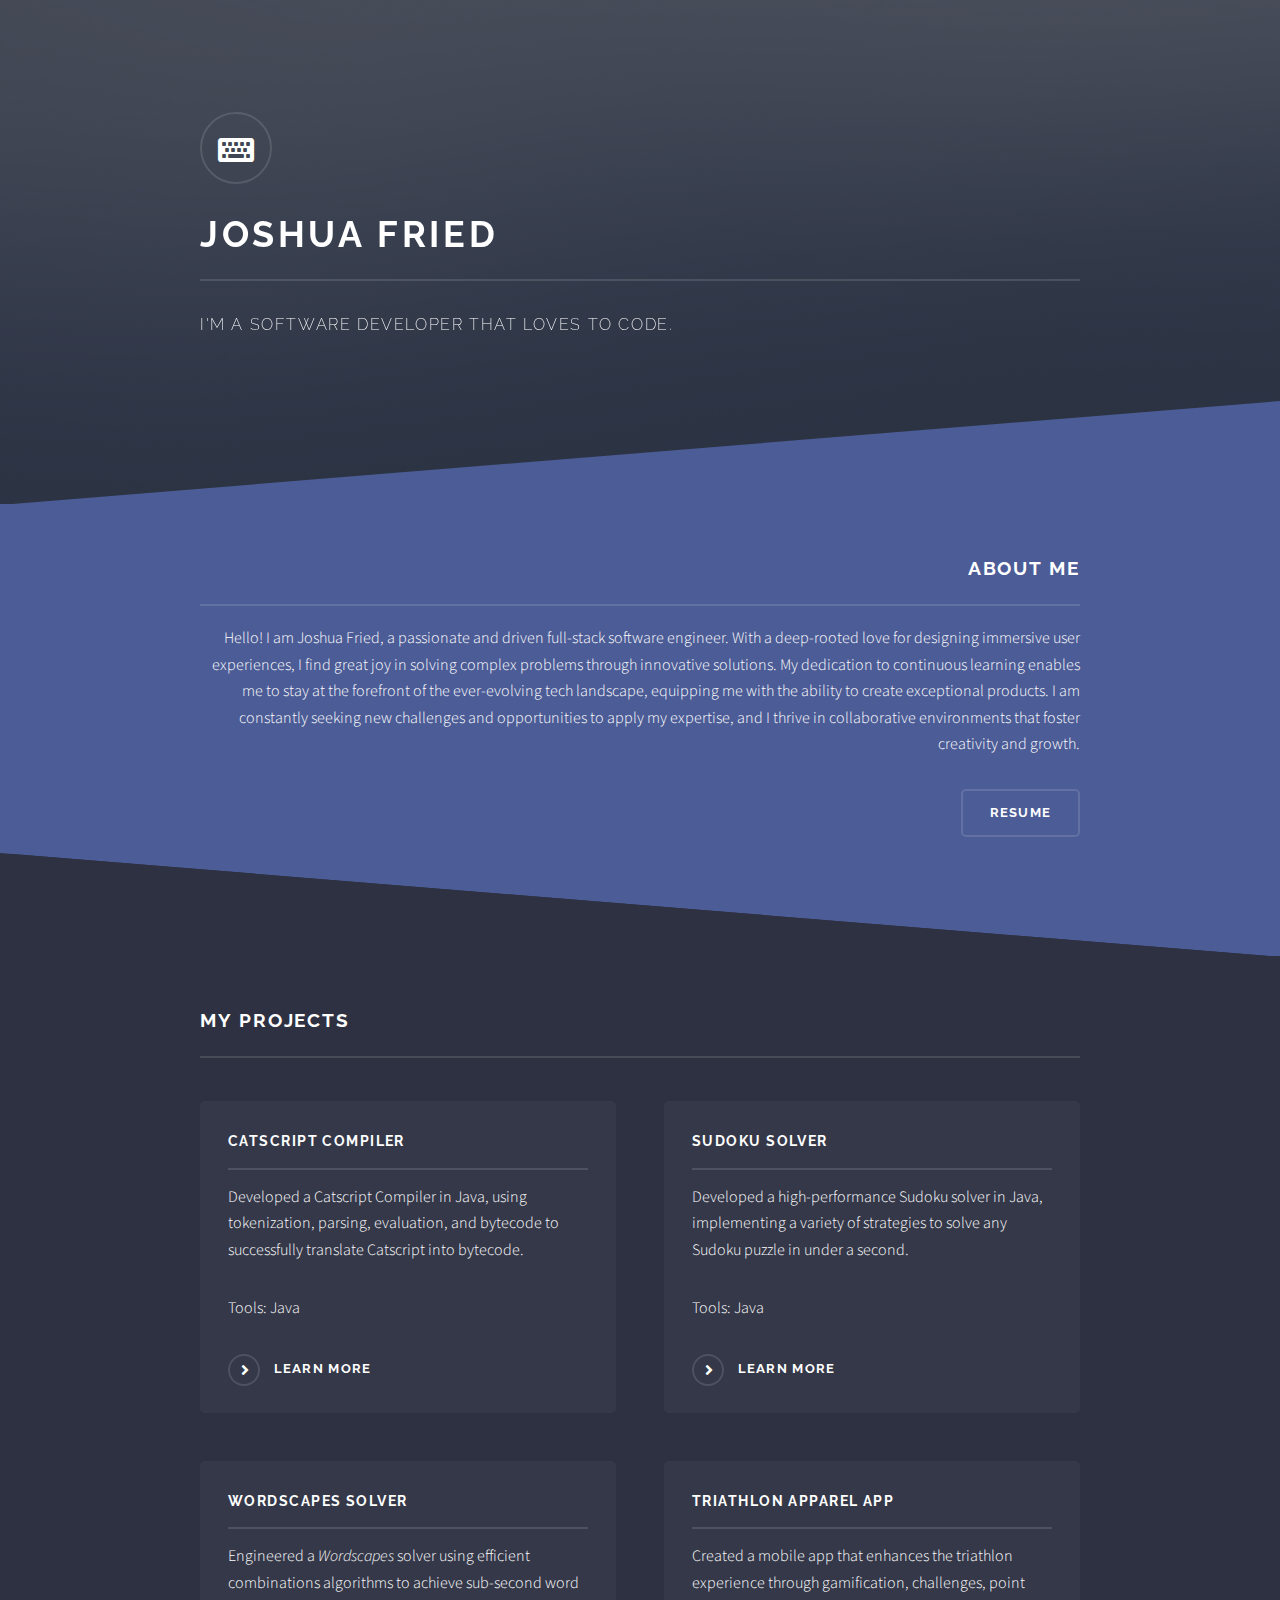
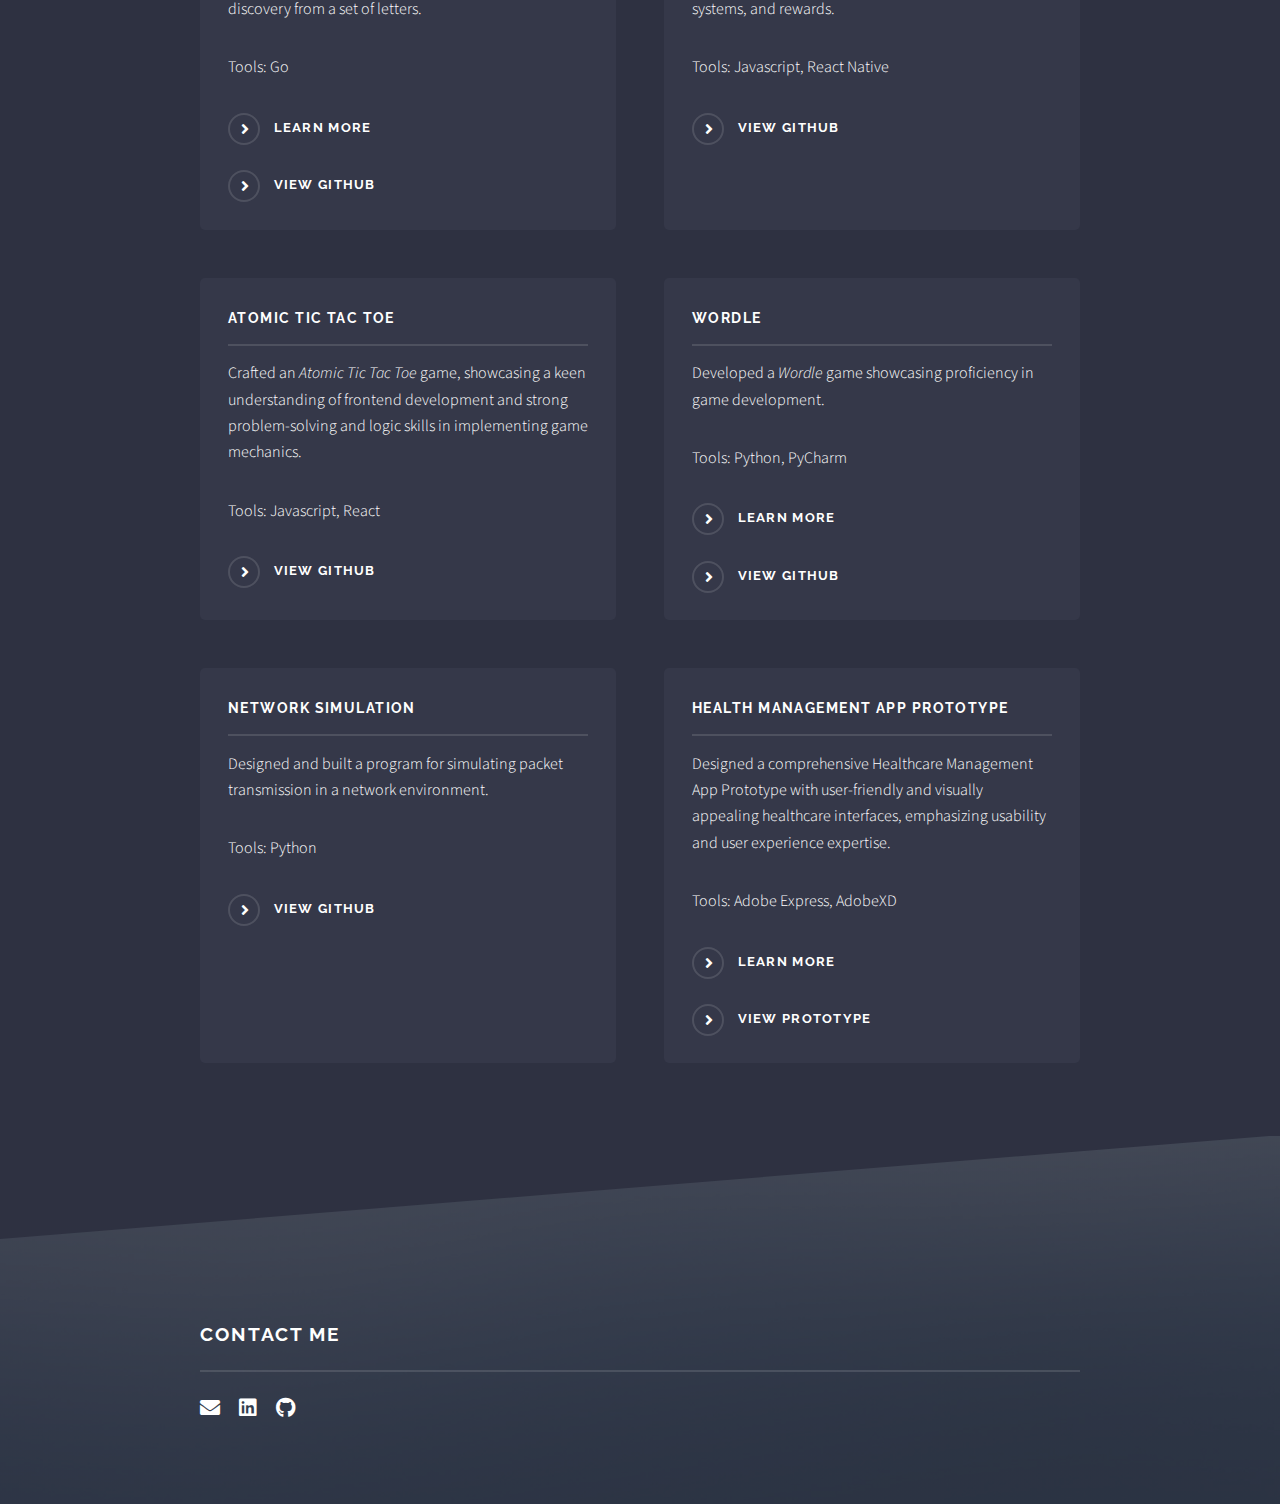
<file: index.html>
<!DOCTYPE HTML>
<!--
	Solid State by HTML5 UP
	html5up.net | @ajlkn
	Free for personal and commercial use under the CCA 3.0 license (html5up.net/license)
-->
<html>
	<head>
		<title>Joshua Fried</title>
		<meta charset="utf-8" />
		<meta name="viewport" content="width=device-width, initial-scale=1, user-scalable=no" />
		<link rel="icon" type="image/x-icon" href="images/favicon.ico">
		<link rel="stylesheet" href="assets/css/main.css" />
		<noscript><link rel="stylesheet" href="assets/css/noscript.css" /></noscript>
	</head>
	<body class="is-preload">

		<!-- Page Wrapper -->
			<div id="page-wrapper">

				<!-- Header -->
					<header id="header" class="alt">
						<h1><a href="./">Joshua Fried</a></h1>

						<h2>
							<a class="icon solid fa-envelope" href="mailto: joshfried@hotmail.com"></a>
							<a class="icon brands fa-linkedin" href="https://www.linkedin.com/in/joshua-fried/"></a>
							<a class="icon brands fa-github" href="https://github.com/Josh-Fried/Portfolio"></a>
						</h2>

						<nav>
							<!-- <a href="#menu">Tab</a> -->
							
						</nav>
					</header>

				<!-- Menu --> 
					<nav id="menu">
						<div class="inner">
							<h2>Menu</h2>
							<ul class="links">
								<li><a href="index.html">Home</a></li>
								<li><a href="generic.html">About</a></li>
								<li><a href="elements.html">Projects</a></li>
							</ul>
							<a href="#" class="close">Close</a>
						</div>
					</nav>

				<!-- Banner -->
					<section id="banner">
						<div class="inner">
							<div class="logo"><span class="icon solid fa-keyboard"></span></div>
							<!-- <div class="logo"><img class="icon" src="images/favicon.ico" alt="Wordle Logo" /> </div> -->
							<h2>Joshua Fried</h2>
							<p>I'm a software developer that loves to code.</p>
						</div>
					</section>

				<!-- Wrapper -->
					<section id="wrapper">

						<!-- One -->
							<section id="one" class="wrapper spotlight style1">
								<div class="inner">
									<!-- <a href="#" class="image"><img src="images/pic01.jpg" alt="" /></a> -->
									<div class="content">
										<h2 class="major">About Me</h2>
										<p> Hello! I am Joshua Fried, a passionate and driven full-stack software engineer. With a deep-rooted love for designing immersive user experiences, I find great joy in solving complex problems through innovative solutions. My dedication to continuous learning enables me to stay at the forefront of the ever-evolving tech landscape, equipping me with the ability to create exceptional products. I am constantly seeking new challenges and opportunities to apply my expertise, and I thrive in collaborative environments that foster creativity and growth.</p>
										<a href="images/JoshFriedResume2024.pdf" class="button">Resume</a>
										<!-- TODO  - link to resume -->
									</div>
								</div>
							</section>

						<!-- Two -->
							<!-- <section id="two" class="wrapper alt spotlight style2">
								<div class="inner">
									<a href="#" class="image"><img src="images/pic02.jpg" alt="" /></a>
									<div class="content">
										<h2 class="major">Tempus adipiscing</h2>
										<p>Lorem ipsum dolor sit amet, etiam lorem adipiscing elit. Cras turpis ante, nullam sit amet turpis non, sollicitudin posuere urna. Mauris id tellus arcu. Nunc vehicula id nulla dignissim dapibus. Nullam ultrices, neque et faucibus viverra, ex nulla cursus.</p>
										<a href="#" class="special">Learn more</a>
									</div>
								</div>
							</section> -->

						<!-- Three -->
							<!-- <section id="three" class="wrapper spotlight style3">
								<div class="inner">
									<a href="#" class="image"><img src="images/pic03.jpg" alt="" /></a>
									<div class="content">
										<h2 class="major">Nullam dignissim</h2>
										<p>Lorem ipsum dolor sit amet, etiam lorem adipiscing elit. Cras turpis ante, nullam sit amet turpis non, sollicitudin posuere urna. Mauris id tellus arcu. Nunc vehicula id nulla dignissim dapibus. Nullam ultrices, neque et faucibus viverra, ex nulla cursus.</p>
										<a href="#" class="special">Learn more</a>
									</div>
								</div>
							</section> -->

						<!-- Four -->
							<section id="four" class="wrapper alt style1">
								<div class="inner">
									<h2 class="major">My Projects</h2>
									<section class="features">
										<!-- Catscript Compiler -->
										<article>
											<!-- <a class="image"><img id="projects" src="images/wordscapes.png" alt="Wordscapes Logo" /></a> -->
											<h3 class="major">Catscript Compiler</h3>
											<p>Developed a Catscript Compiler in Java, using tokenization, parsing, evaluation, and bytecode to successfully translate Catscript into bytecode.</p>
											<p>Tools: Java</p>
											<a href="/pages/compiler" class="special">Learn more</a>
											<!-- <a href="https://github.com/Josh-Fried/csci-468-spring2023-private" class="special">View Github</a> -->
										</article>
										<!-- Sudoku Solver -->
										<article>
											<!-- <a class="image"><img id="projects" src="images/wordscapes.png" alt="Wordscapes Logo" /></a> -->
											<h3 class="major">Sudoku Solver</h3>
											<p>Developed a high-performance Sudoku solver in Java, implementing a variety of strategies to solve any Sudoku puzzle in under a second.</p>
											<p>Tools: Java</p>
											<a href="/pages/sudoku" class="special">Learn more</a>
											<!-- <a href="" class="special">View Github</a> -->
										</article>
										<!-- Wumpus World Solver -->
										<!-- <article>
											<h3 class="major">Wumpus World Solver</h3>
											<p>Developed a Wumpus World solver in Java, implementing search and logic algorithms to move the explorer in the fewest moves possible.</p>
											<p>Tools: Java</p>
											<a href="/pages/wordscapes.html" class="special">Learn more</a>
										</article> -->
										<!-- Wordscpaes Solver -->
										<article>
											<!-- <a class="image"><img id="projects" src="images/wordscapes.png" alt="Wordscapes Logo" /></a> -->
											<h3 class="major">Wordscapes Solver</h3>
											<p>Engineered a <i>Wordscapes</i> solver using efficient combinations algorithms to achieve sub-second word discovery from a set of letters.</p>
											<p>Tools: Go</p>
											<a href="/pages/wordscapes" class="special">Learn more</a>
											<a href="https://github.com/Josh-Fried/Portfolio/tree/main/Go/Wordscapes%20Solver" class="special">View Github</a>
										</article>
										<!-- Triathlon Apparel App -->
										<article>
											<!-- <a class="image"><img id="projects" src="images/mach.png" alt="Mach Apparel Logo" /></a> -->
											<h3 class="major">Triathlon Apparel App</h3>
											<p>Created a mobile app that enhances the triathlon experience through gamification, challenges, point systems, and rewards.</p>
											<p>Tools: Javascript, React Native</p>
											<a href="https://github.com/423s23/G2-Mach" class="special">View Github</a>
										</article>
										<!-- Atomic Tic Tac Toe -->
										<article>
											<h3 class="major">Atomic Tic Tac Toe</h3>
											<p>Crafted an <i>Atomic Tic Tac Toe</i> game, showcasing a keen understanding of frontend development and strong problem-solving and logic skills in implementing game mechanics.</p>
											<p>Tools: Javascript, React</p>
											<a href="https://github.com/Josh-Fried/Portfolio/tree/main/React/Atomic%20Tic%20Tac%20Toe" class="special">View Github</a>
										</article>
										<!-- Wordle -->
										<article>
											<!-- <div class="container" class="image"><img id="projects" src="images/wordle.png" alt="Wordle Logo" /></div> -->
											<!-- <a class="image"><img id="projects" src="images/wordle.png" alt="Wordle Logo" /></a> -->
											<h3 class="major">Wordle</h3>
											<p>Developed a <i>Wordle</i> game showcasing proficiency in game development.</p>
											<p>Tools: Python, PyCharm</p>
											<a href="/pages/wordle" class="special">Learn more</a>
											<a href="https://github.com/Josh-Fried/Portfolio/tree/main/Python/Wordle" class="special">View Github</a>
										</article>
										<!-- Network Simulation -->
										<article>
											<h3 class="major">Network Simulation</h3>
											<p>Designed and built a program for simulating packet transmission in a network environment.</p>
											<p>Tools: Python</p>
											<a href="https://github.com/Josh-Fried/Portfolio/tree/main/Python/Network%20Simulation" class="special">View Github</a>
										</article>
										<!-- Healthcare Management Prototype -->
										<article>
											<!-- <a class="image"><img id="projects" src="images/health.png" alt="" /></a> -->
											<h3 class="major">Health Management App Prototype</h3>
											<p>Designed a comprehensive Healthcare Management App Prototype with user-friendly and visually appealing healthcare interfaces, emphasizing usability and user experience expertise.</p>
											<p>Tools: Adobe Express, AdobeXD</p>
											<a href="https://express.adobe.com/page/IT6MlO7wlC1bw/" class="special">Learn more</a>
											<a href="https://xd.adobe.com/view/ff81b17c-4096-45e9-b8a6-2730f6dd2489-aad2/" class="special">View Prototype</a>
										</article>
									</section>
								</div>
							</section>

					</section>

				<!-- Footer -->
					<section id="footer">
						<div class="inner">
							<h2 class="major">Contact Me</h2>
							<!-- <p>Cras mattis ante fermentum, malesuada neque vitae, eleifend erat. Phasellus non pulvinar erat. Fusce tincidunt, nisl eget mattis egestas, purus ipsum consequat orci, sit amet lobortis lorem lacus in tellus. Sed ac elementum arcu. Quisque placerat auctor laoreet.</p> -->
							<!-- <form method="post" action="#">
								<div class="fields">
									<div class="field">
										<label for="name">Name</label>
										<input type="text" name="name" id="name" />
									</div>
									<div class="field">
										<label for="email">Email</label>
										<input type="email" name="email" id="email" />
									</div>
									<div class="field">
										<label for="message">Message</label>
										<textarea name="message" id="message" rows="4"></textarea>
									</div>
								</div>
								<ul class="actions">
									<li><input type="submit" value="Send Message" /></li>
								</ul>
							</form> -->
							<ul class="icons">
								<li><a href="mailto: joshfried@hotmail.com" class="icon solid fa-envelope"><span class="label">Email</span></a></li>
								<li><a href="https://www.linkedin.com/in/joshua-fried/" class="icon brands fa-linkedin"><span class="label">LinkedIn</span></a></li>
								<li><a href="https://github.com/Josh-Fried/Portfolio" class="icon brands fa-github"><span class="label">Github</span></a></li>
							</ul>
							<!-- <ul class="contact">
								<li class="icon solid fa-envelope"><a href="generic.html"></a></li>
								<li class="icon brands fa-github"><a href="#"></a></li>
								<li class="icon brands fa-linkedin" href="generic.html"></li>
							</ul>  -->
							<!-- <ul class="copyright">
								<li>&copy; Untitled Inc. All rights reserved.</li><li>Design: <a href="http://html5up.net">HTML5 UP</a></li>
							</ul> -->
						</div>
					</section>

			</div>

		<!-- Scripts -->
			<script src="assets/js/jquery.min.js"></script>
			<script src="assets/js/jquery.scrollex.min.js"></script>
			<script src="assets/js/browser.min.js"></script>
			<script src="assets/js/breakpoints.min.js"></script>
			<script src="assets/js/util.js"></script>
			<script src="assets/js/main.js"></script>

	</body>
</html>
</file>
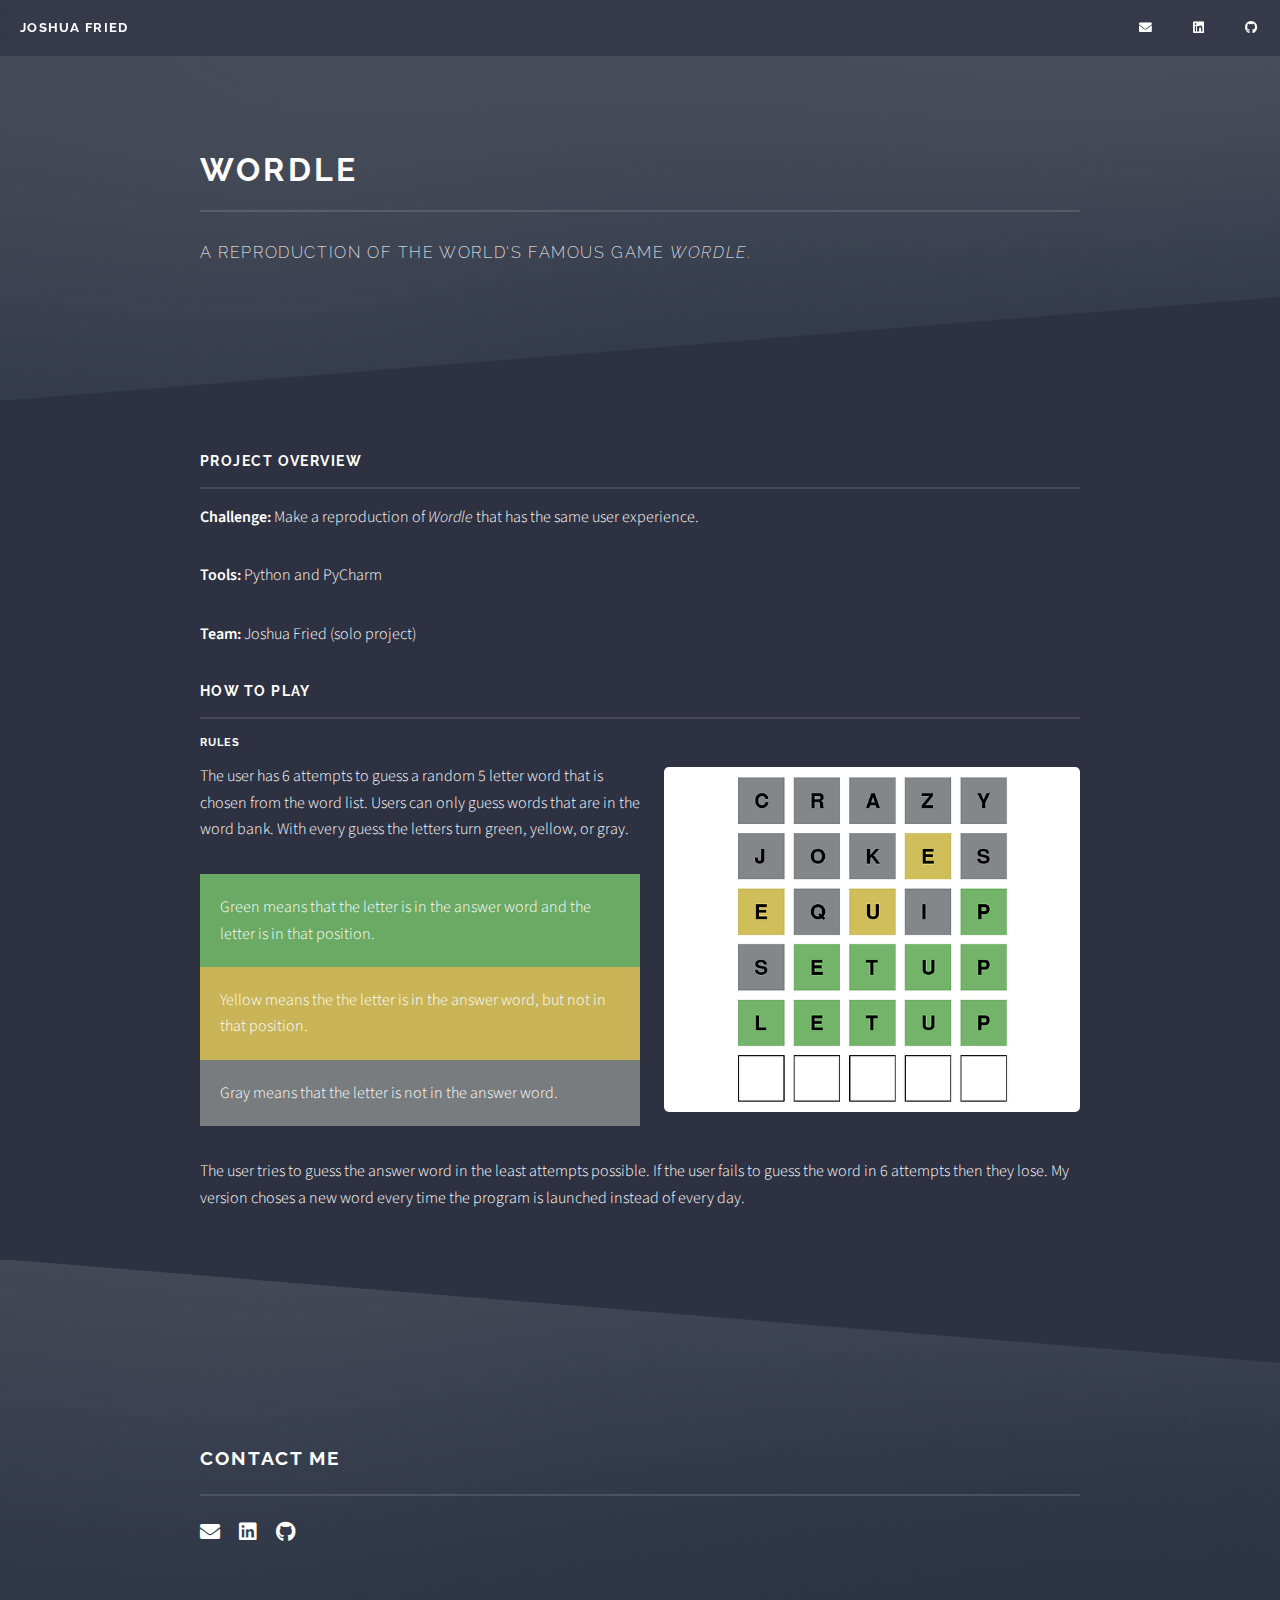
<file: wordle.html>
<!DOCTYPE HTML>
<!--
	Solid State by HTML5 UP
	html5up.net | @ajlkn
	Free for personal and commercial use under the CCA 3.0 license (html5up.net/license)
-->
<html>
	<head>
		<title>Joshua Fried</title>
		<meta charset="utf-8" />
		<meta name="viewport" content="width=device-width, initial-scale=1, user-scalable=no" />
		<link rel="icon" type="image/x-icon" href="images/favicon.ico">
		<link rel="stylesheet" href="assets/css/main.css" />
		<noscript><link rel="stylesheet" href="assets/css/noscript.css" /></noscript>
	</head>
	<body class="is-preload">

		<!-- Page Wrapper -->
			<div id="page-wrapper">

				<!-- Header -->
					<header id="header">
						<h1><a href="index.html">Joshua Fried</a></h1>

						<h2>
							<a class="icon solid fa-envelope" href="mailto: joshfried@hotmail.com"></a>
							<a class="icon brands fa-linkedin" href="#"></a>
							<a class="icon brands fa-github" href="https://github.com/Josh-Fried/Portfolio"></a>
						</h2>
						<nav>
							<!-- <a href="#menu">Menu</a> -->
						</nav>
					</header>

			
				<!-- Wrapper -->
					<section id="wrapper">
						<header>
							<div class="inner">
								<h2>Wordle</h2>
								<p>A REPRODUCTION of the world's famous game <i>Wordle</i>.</p>
							</div>
						</header>

						<!-- Content -->
							<div class="wrapper">
								<div class="inner">

									<section>
										<h3 class="major">Project Overview</h3>
										<p>
											<b>Challenge:</b> Make a reproduction of <i>Wordle</i> that has the same user experience. 
										   ​</p>
										   <p>
										   <b> Tools:</b>
										   
												Python and PyCharm 
										   
										   ​</p>
										   <p>
										   <b> Team: </b>
										   
												Joshua Fried (solo project)

										   </p>
									
										
									</section>

									<section>
										<h3 class="major">How to Play</h3>
										<h4>Rules</h4>
										<p><span class="image right"><img src="images/Wordle1.jpg" alt="" /></span>
											The user has 6 attempts to guess a random 5 letter word that is chosen from the word list. Users can only guess words that are in the word bank. With every guess the letters turn green, yellow, or gray.
											<div id="wordle" class="green">
												<p>
													Green means that the letter is in the answer word and the letter is in that position.
												</p>
											</div>
											<div id="wordle" class="yellow">
												<p>
											Yellow means the the letter is in the answer word, but not in that position.

												</p>
											</div>
											<div id="wordle" class="gray">
												<p>
											Gray means that the letter is not in the answer word.

												</p>
											</div>
											</p>
										
											 <p> 
											 The user tries to guess the answer word in the least attempts possible. If the user fails to guess the word in 6 attempts then they lose. My version choses a new word every time the program is launched instead of every day.</p>
											 </p> 
											 
									</section>

								</div>
							</div>


						<!-- <section id="one" class="wrapper spotlight style1">
							<div class="inner">
							</div>
						</section> -->

					</section>


				<!-- Footer -->
					<section id="footer">
						<div class="inner">
							<h2 class="major">Contact Me</h2>
							<ul class="icons">
								<li><a href="mailto: joshfried@hotmail.com" class="icon solid fa-envelope"><span class="label">Email</span></a></li>
								<li><a href="#" class="icon brands fa-linkedin"><span class="label">LinkedIn</span></a></li>
								<li><a href="https://github.com/Josh-Fried/Portfolio" class="icon brands fa-github"><span class="label">Github</span></a></li>
							</ul>
						</div>
					</section>

			</div>

		<!-- Scripts -->
			<script src="assets/js/jquery.min.js"></script>
			<script src="assets/js/jquery.scrollex.min.js"></script>
			<script src="assets/js/browser.min.js"></script>
			<script src="assets/js/breakpoints.min.js"></script>
			<script src="assets/js/util.js"></script>
			<script src="assets/js/main.js"></script>

	</body>
</html>
</file>
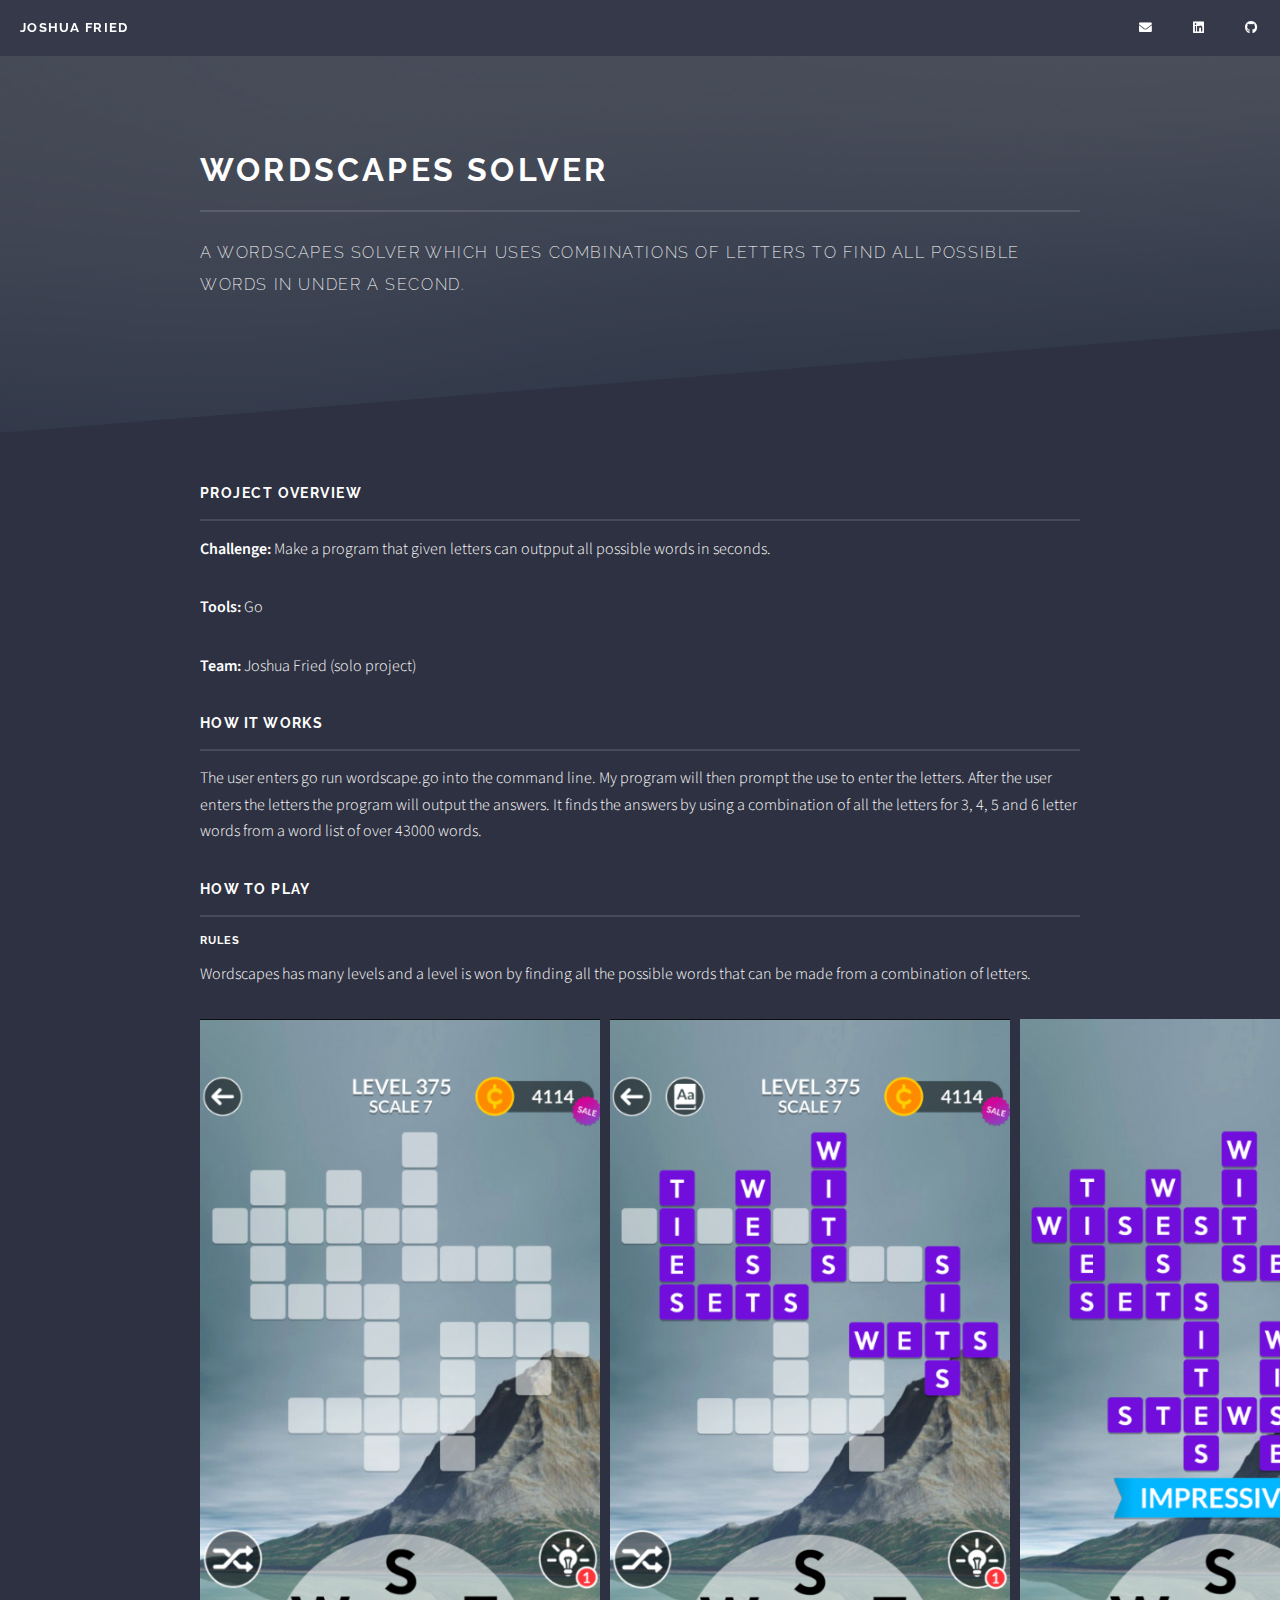
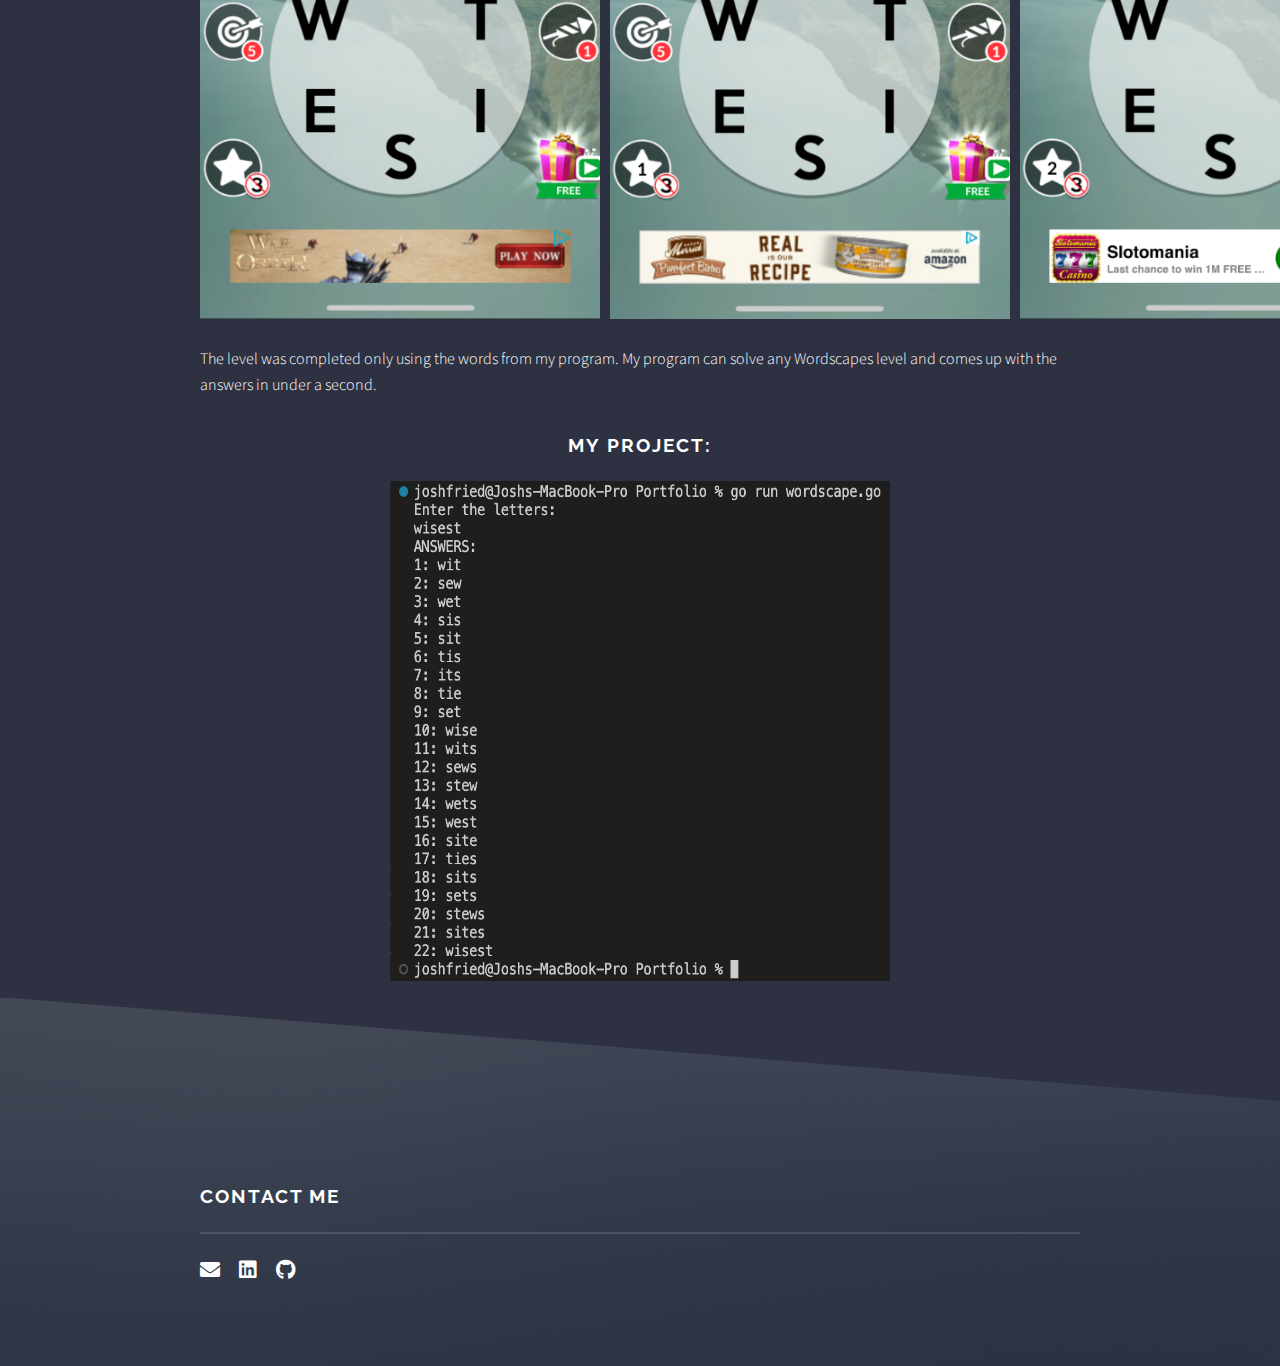
<file: wordscapes.html>
<!DOCTYPE HTML>
<!--
	Solid State by HTML5 UP
	html5up.net | @ajlkn
	Free for personal and commercial use under the CCA 3.0 license (html5up.net/license)
-->
<html>
	<head>
		<title>Joshua Fried</title>
		<meta charset="utf-8" />
		<meta name="viewport" content="width=device-width, initial-scale=1, user-scalable=no" />
		<link rel="icon" type="image/x-icon" href="images/favicon.ico">
		<link rel="stylesheet" href="assets/css/main.css" />
		<noscript><link rel="stylesheet" href="assets/css/noscript.css" /></noscript>
	</head>
	<body class="is-preload">

		<!-- Page Wrapper -->
			<div id="page-wrapper">

				<!-- Header -->
					<header id="header">
						<h1><a href="index.html">Joshua Fried</a></h1>

						<h2>
							<a class="icon solid fa-envelope" href="mailto: joshfried@hotmail.com"></a>
							<a class="icon brands fa-linkedin" href="#"></a>
							<a class="icon brands fa-github" href="https://github.com/Josh-Fried/Portfolio"></a>
						</h2>
						<nav>
							<!-- <a href="#menu">Menu</a> -->
						</nav>
					</header>

			
				<!-- Wrapper -->
					<section id="wrapper">
						<header>
							<div class="inner">
								<h2>Wordscapes Solver</h2>
								<p>A Wordscapes solver which uses combinations of letters to find all possible words in under a second.</p>
							</div>
						</header>

						<!-- Content -->
							<div class="wrapper">
								<div class="inner">

									<section>
										<h3 class="major">Project Overview</h3>
										<p>
											<b>Challenge:</b>  Make a program that given letters can outpput all possible words in seconds.
										   ​</p>
										   <p>
										   <b> Tools:</b>
										   
												Go 
										   
										   ​</p>
										   <p>
										   <b> Team: </b>
										   
												Joshua Fried (solo project)

										   </p>
									
										
									</section>
									
									<section>
										<h3 class="major">How it Works</h3>
										<p> The user enters go run wordscape.go into the command line. My program will then prompt the use to enter the letters.
											After the user enters the letters the program will output the answers. It finds the answers by using a combination of all the letters for 3, 4, 5 and 6 letter words from a word list of over 43000 words.
									    </p>
									</section>
								

									<section>
										<h3 class="major">How to Play</h3>
										<h4>Rules</h4>
										<p> Wordscapes has many levels and a level is won by finding all the possible words that can be made from a combination of letters. </p>
										<div class="image-row">
											<img src="images/wordscapes1.png" alt="Wordscapes Image 1">
											<img src="images/wordscapes2.png" alt="Wordscapes Image 2">
											<img src="images/wordscapes3.png" alt="Wordscapes Image 3">
										</div>
										&nbsp
										<p> The level was completed only using the words from my program. My program can solve any Wordscapes level and comes up with the answers in under a second. </p>
										<div class="wordscapes">
											<h2 style="justify-content: center">My Project:</h2>
											<img src="images/wordscapes4.png" alt="Wordscapes Image 4">
										</div>
									</section>

								</div>
							</div>

					</section>


				<!-- Footer -->
					<section id="footer">
						<div class="inner">
							<h2 class="major">Contact Me</h2>
							<ul class="icons">
								<li><a href="mailto: joshfried@hotmail.com" class="icon solid fa-envelope"><span class="label">Email</span></a></li>
								<li><a href="#" class="icon brands fa-linkedin"><span class="label">LinkedIn</span></a></li>
								<li><a href="https://github.com/Josh-Fried/Portfolio" class="icon brands fa-github"><span class="label">Github</span></a></li>
							</ul>
						</div>
					</section>

			</div>

		<!-- Scripts -->
			<script src="assets/js/jquery.min.js"></script>
			<script src="assets/js/jquery.scrollex.min.js"></script>
			<script src="assets/js/browser.min.js"></script>
			<script src="assets/js/breakpoints.min.js"></script>
			<script src="assets/js/util.js"></script>
			<script src="assets/js/main.js"></script>

	</body>
</html>
</file>
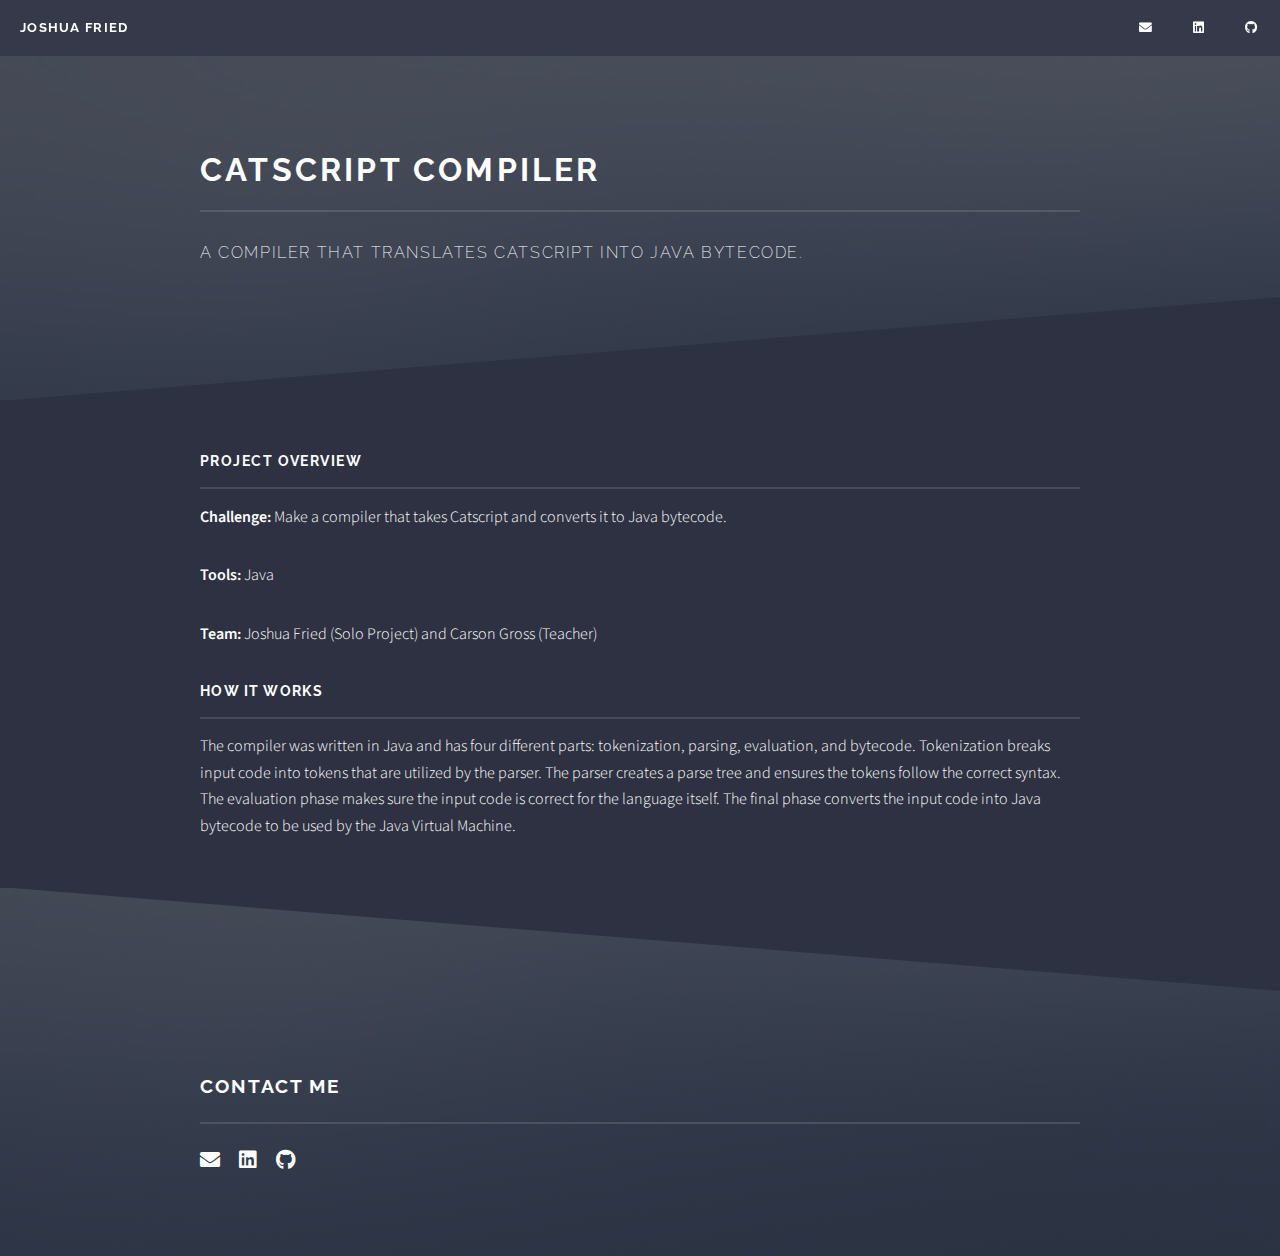
<file: pages/compiler.html>
<!DOCTYPE HTML>
<!--
	Solid State by HTML5 UP
	html5up.net | @ajlkn
	Free for personal and commercial use under the CCA 3.0 license (html5up.net/license)
-->
<html>
	<head>
		<title>Joshua Fried</title>
		<meta charset="utf-8" />
		<meta name="viewport" content="width=device-width, initial-scale=1, user-scalable=no" />
		<link rel="icon" type="image/x-icon" href="../images/favicon.ico">
		<link rel="stylesheet" href="../assets/css/main.css" />
		<noscript><link rel="stylesheet" href="../assets/css/noscript.css" /></noscript>
	</head>
	<body class="is-preload">

		<!-- Page Wrapper -->
			<div id="page-wrapper">

				<!-- Header -->
					<header id="header">
						<h1><a href=".././">Joshua Fried</a></h1>
						<h2>
							<a class="icon solid fa-envelope" href="mailto: joshfried@hotmail.com"></a>
							<a class="icon brands fa-linkedin" href="https://www.linkedin.com/in/joshua-fried/"></a>
							<a class="icon brands fa-github" href="https://github.com/Josh-Fried/Portfolio"></a>
						</h2>
						<nav>
							<!-- <a href="#menu">Menu</a> -->
						</nav>
					</header>

			
				<!-- Wrapper -->
					<section id="wrapper">
						<header>
							<div class="inner">
								<h2>Catscript Compiler</h2>
								<p>A compiler that translates Catscript into Java bytecode.</p>
							</div>
						</header>

						<!-- Content -->
							<div class="wrapper">
								<div class="inner">

									<section>
										<h3 class="major">Project Overview</h3>
										<p>
											<b>Challenge:</b> Make a compiler that takes Catscript and converts it to Java bytecode. 
										   ​</p>
										   <p>
										   <b> Tools:</b>
										   
												Java 
										   
										   ​</p>
										   <p>
										   <b> Team: </b>
										   
												Joshua Fried (Solo Project) and
                                                Carson Gross (Teacher)

										   </p>
									
										
									</section>
                                    
									<section>
										<h3 class="major">How it works</h3>
										<p>
											The compiler was written in Java and has four different parts: tokenization, parsing, evaluation, and bytecode. 
                                            Tokenization breaks input code into tokens that are utilized by the parser. 
                                            The parser creates a parse tree and ensures the tokens follow the correct syntax. 
                                            The evaluation phase makes sure the input code is correct for the language itself. 
                                            The final phase converts the input code into Java bytecode to be used by the Java Virtual Machine.
										
											</p>
											 
									</section>

								</div>
							</div>


						<!-- <section id="one" class="wrapper spotlight style1">
							<div class="inner">
							</div>
						</section> -->

					</section>


				<!-- Footer -->
					<section id="footer">
						<div class="inner">
							<h2 class="major">Contact Me</h2>
							<ul class="icons">
								<li><a href="mailto: joshfried@hotmail.com" class="icon solid fa-envelope"><span class="label">Email</span></a></li>
								<li><a href="https://www.linkedin.com/in/joshua-fried/" class="icon brands fa-linkedin"><span class="label">LinkedIn</span></a></li>
								<li><a href="https://github.com/Josh-Fried/Portfolio" class="icon brands fa-github"><span class="label">Github</span></a></li>
							</ul>
						</div>
					</section>

			</div>

		<!-- Scripts -->
			<script src="../assets/js/jquery.min.js"></script>
			<script src="../assets/js/jquery.scrollex.min.js"></script>
			<script src="../assets/js/browser.min.js"></script>
			<script src="../assets/js/breakpoints.min.js"></script>
			<script src="../assets/js/util.js"></script>
			<script src="../assets/js/main.js"></script>

	</body>
</html>
</file>
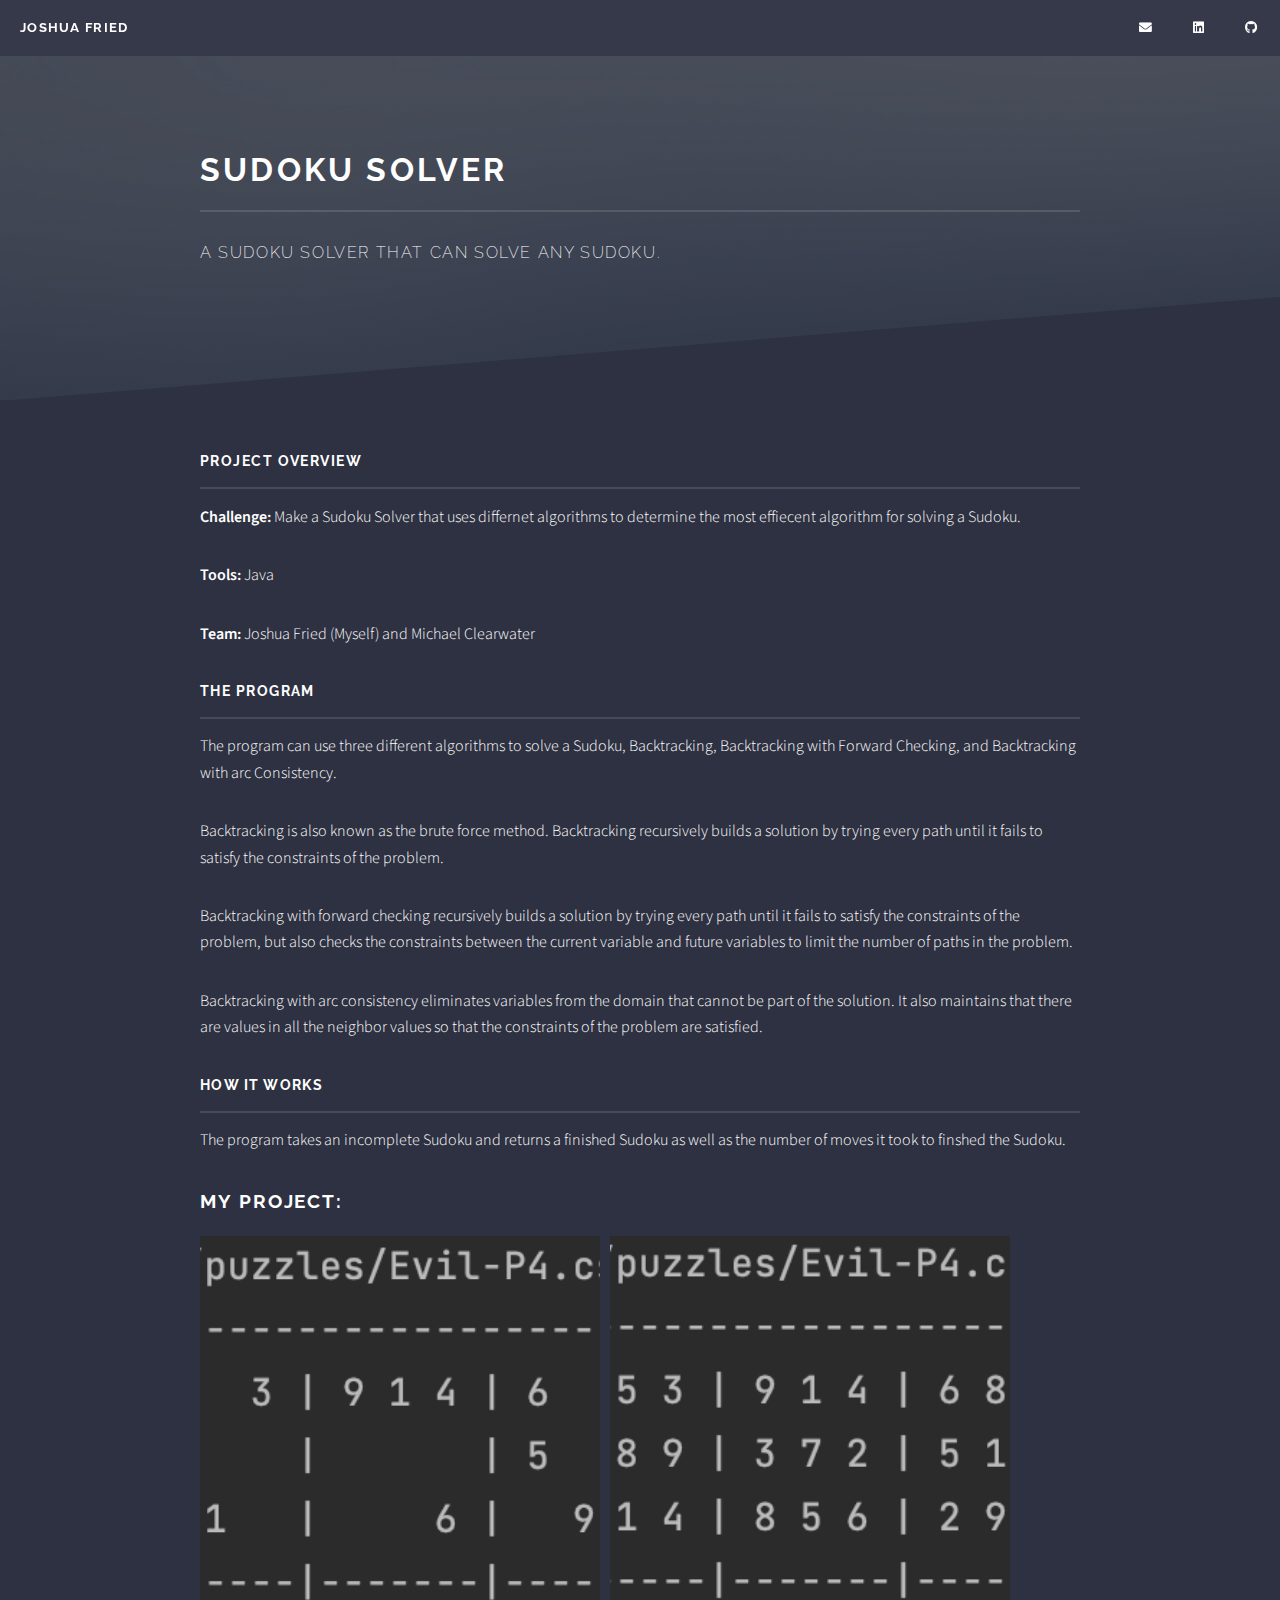
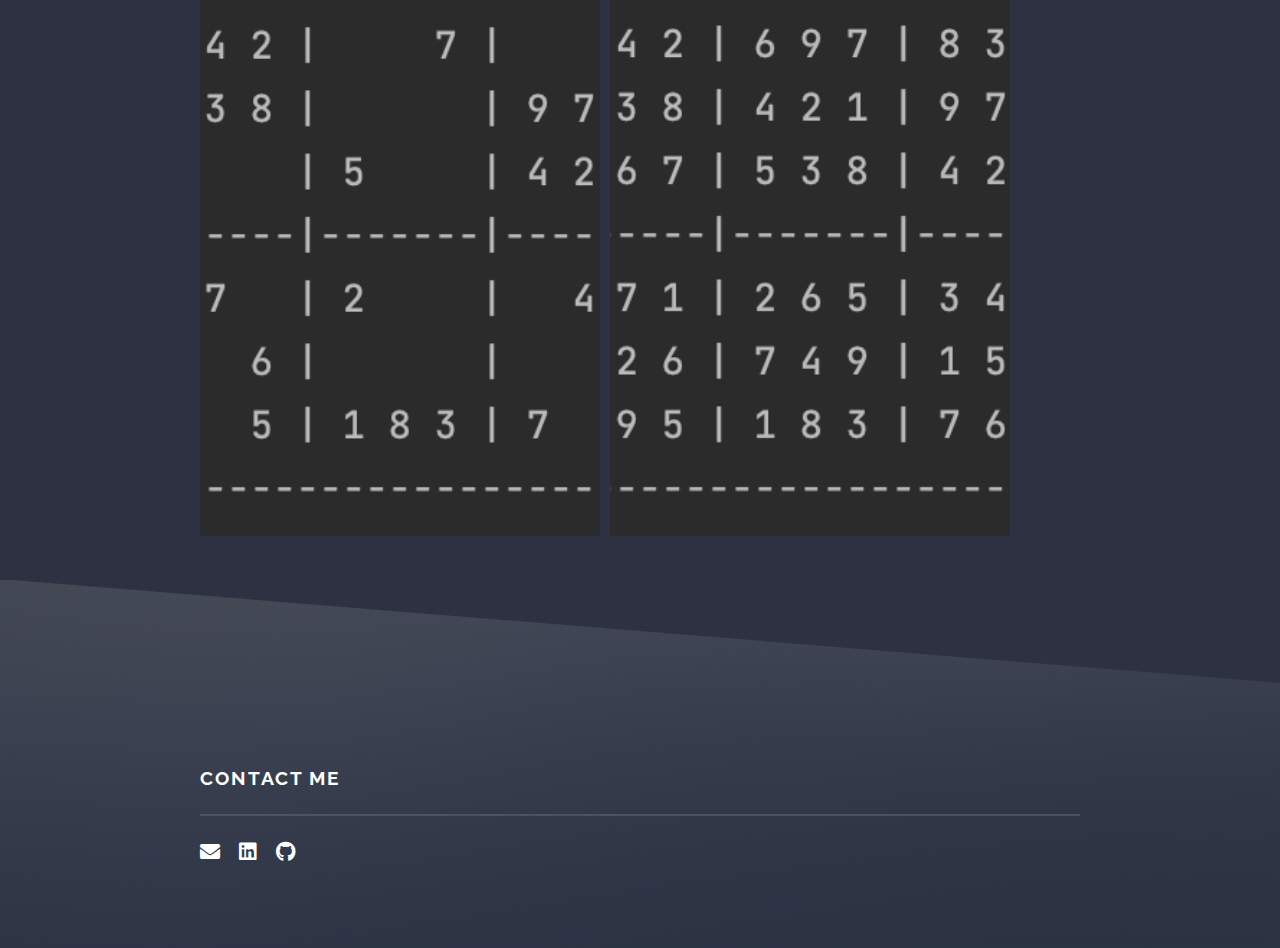
<file: pages/sudoku.html>
<!DOCTYPE HTML>
<!--
	Solid State by HTML5 UP
	html5up.net | @ajlkn
	Free for personal and commercial use under the CCA 3.0 license (html5up.net/license)
-->
<html>
	<head>
		<title>Joshua Fried</title>
		<meta charset="utf-8" />
		<meta name="viewport" content="width=device-width, initial-scale=1, user-scalable=no" />
		<link rel="icon" type="image/x-icon" href="../images/favicon.ico">
		<link rel="stylesheet" href="../assets/css/main.css" />
		<noscript><link rel="stylesheet" href="../assets/css/noscript.css" /></noscript>
	</head>
	<body class="is-preload">

		<!-- Page Wrapper -->
			<div id="page-wrapper">

				<!-- Header -->
					<header id="header">
						<h1><a href=".././">Joshua Fried</a></h1>

						<h2>
							<a class="icon solid fa-envelope" href="mailto: joshfried@hotmail.com"></a>
							<a class="icon brands fa-linkedin" href="https://www.linkedin.com/in/joshua-fried/"></a>
							<a class="icon brands fa-github" href="https://github.com/Josh-Fried/Portfolio"></a>
						</h2>
						<nav>
							<!-- <a href="#menu">Menu</a> -->
						</nav>
					</header>

			
				<!-- Wrapper -->
					<section id="wrapper">
						<header>
							<div class="inner">
								<h2>Sudoku Solver</h2>
								<p>A Sudoku Solver that can solve any sudoku.</p>
							</div>
						</header>

						<!-- Content -->
							<div class="wrapper">
								<div class="inner">

									<section>
										<h3 class="major">Project Overview</h3>
										<p>
											<b>Challenge:</b> Make a Sudoku Solver that uses differnet algorithms to determine the most effiecent algorithm for solving a Sudoku. 
										   ​</p>
										   <p>
										   <b> Tools:</b>
										   
												Java 
										   
										   ​</p>
										   <p>
										   <b> Team: </b>
										   
												Joshua Fried (Myself) and Michael Clearwater

										   </p>
									
										
									</section>

									<section>
										<h3 class="major">The Program</h3>
										<p>
											The program can use three different algorithms to solve a Sudoku, Backtracking, Backtracking with Forward Checking, and Backtracking with arc Consistency. 					
                                        </p>
                                        <p>
                                            Backtracking is also known as the brute force method. Backtracking recursively builds a solution by trying every path until it fails to satisfy the constraints of the problem. 
                                        </p>
                                        <p>
                                            Backtracking with forward checking recursively builds a solution by trying every path until it fails to satisfy the constraints of the problem, but also checks the constraints between the current variable and future variables to limit the number of paths in the problem. 
                                        </p>
                                        <p>
                                            Backtracking with arc consistency eliminates variables from the domain that cannot be part of the solution. It also maintains that there are values in all the neighbor values so that the constraints of the problem are satisfied. 
                                        </p>
									
											 
									</section>

                                    <section>
										<h3 class="major">How it Works</h3>
										<p>
											The program takes an incomplete Sudoku and returns a finished Sudoku as well as the number of moves it took to finshed the Sudoku. 
                                        </p>
									
                                        <div class="sudoku">
											<h2 style="justify-content: center">My Project:</h2>
											<div class="image-row">
                                                <img src="../images/Sudoku3.png" alt="Incomplete Sudoku">
                                                <img src="../images/Sudoku1.png" alt="Finished Sudoku">
										    </div>
										    &nbsp
										</div>
											 
									</section>
								</div>
							</div>


						<!-- <section id="one" class="wrapper spotlight style1">
							<div class="inner">
							</div>
						</section> -->

					</section>


				<!-- Footer -->
					<section id="footer">
						<div class="inner">
							<h2 class="major">Contact Me</h2>
							<ul class="icons">
								<li><a href="mailto: joshfried@hotmail.com" class="icon solid fa-envelope"><span class="label">Email</span></a></li>
								<li><a href="https://www.linkedin.com/in/joshua-fried/" class="icon brands fa-linkedin"><span class="label">LinkedIn</span></a></li>
								<li><a href="https://github.com/Josh-Fried/Portfolio" class="icon brands fa-github"><span class="label">Github</span></a></li>
							</ul>
						</div>
					</section>

			</div>

		<!-- Scripts -->
			<script src="../assets/js/jquery.min.js"></script>
			<script src="../assets/js/jquery.scrollex.min.js"></script>
			<script src="../assets/js/browser.min.js"></script>
			<script src="../assets/js/breakpoints.min.js"></script>
			<script src="../assets/js/util.js"></script>
			<script src="../assets/js/main.js"></script>

	</body>
</html>
</file>
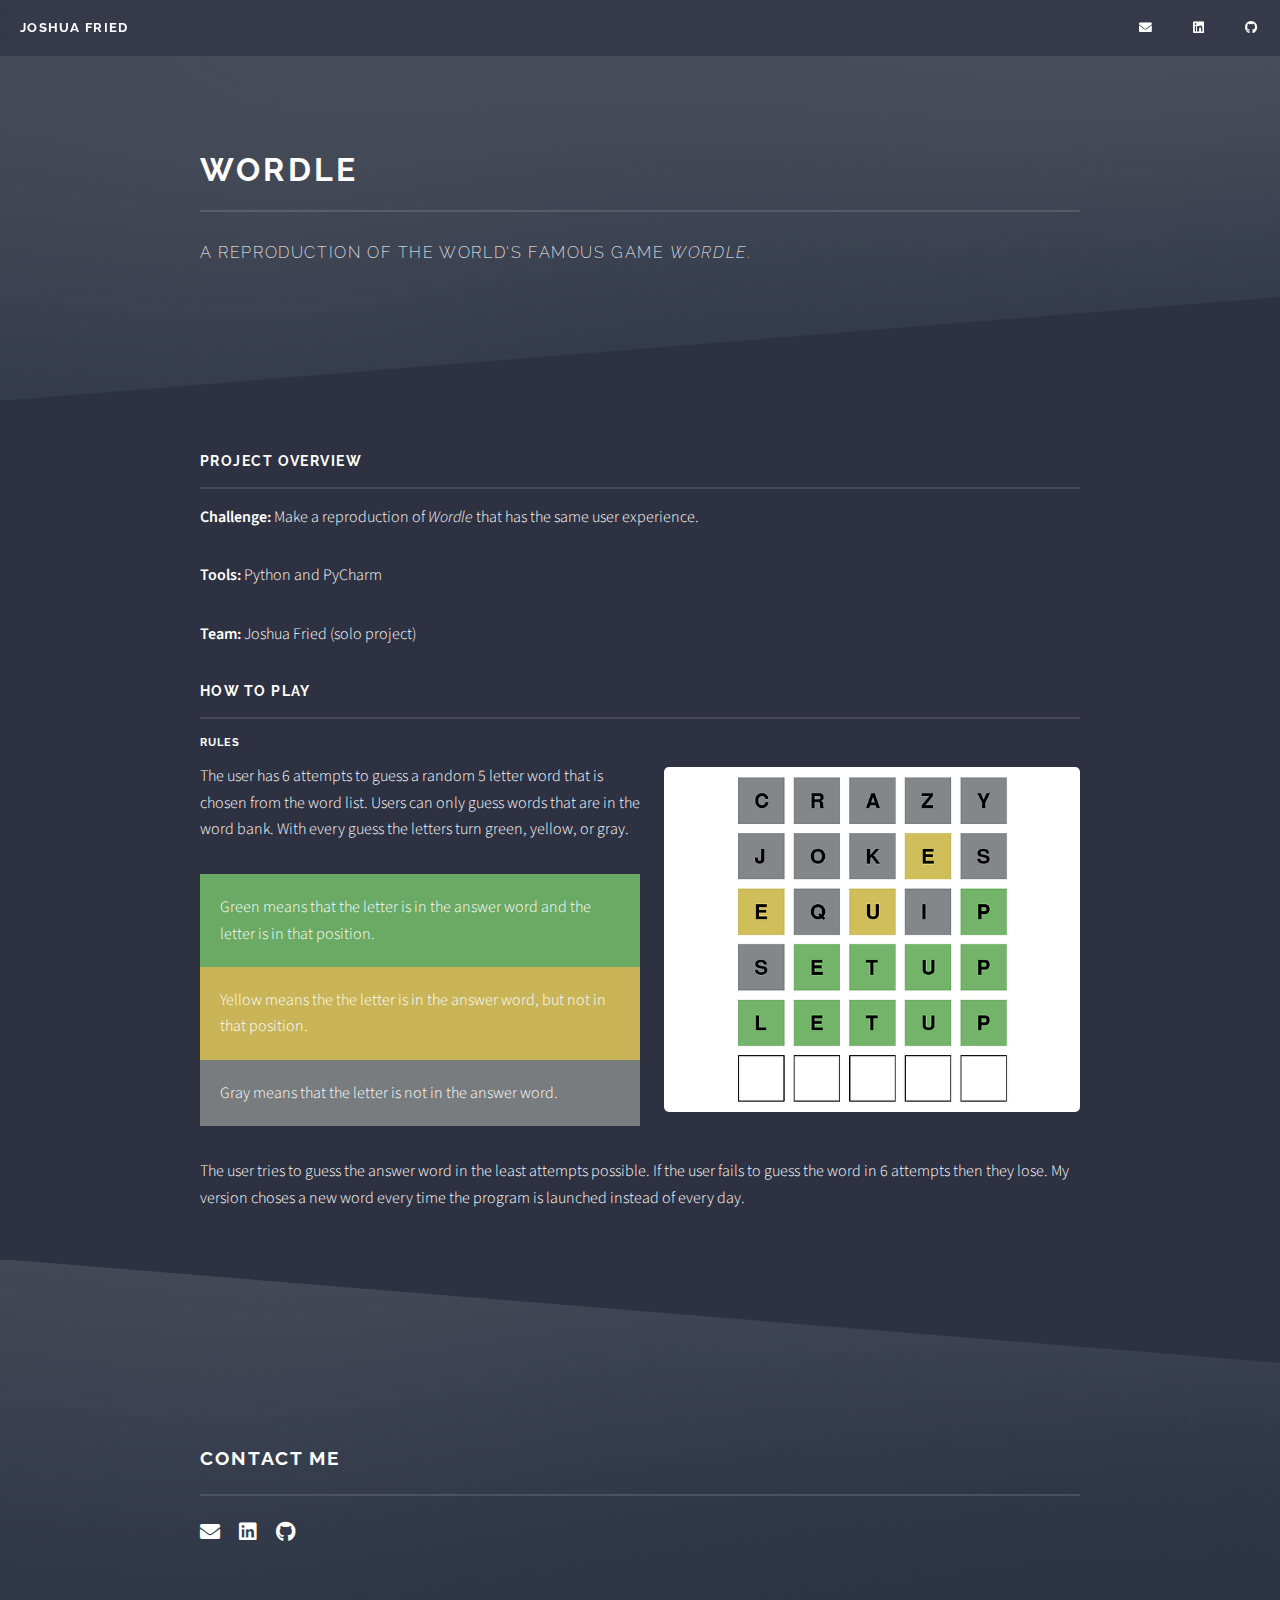
<file: pages/wordle.html>
<!DOCTYPE HTML>
<!--
	Solid State by HTML5 UP
	html5up.net | @ajlkn
	Free for personal and commercial use under the CCA 3.0 license (html5up.net/license)
-->
<html>
	<head>
		<title>Joshua Fried</title>
		<meta charset="utf-8" />
		<meta name="viewport" content="width=device-width, initial-scale=1, user-scalable=no" />
		<link rel="icon" type="image/x-icon" href="../images/favicon.ico">
		<link rel="stylesheet" href="../assets/css/main.css" />
		<noscript><link rel="stylesheet" href="../assets/css/noscript.css" /></noscript>
	</head>
	<body class="is-preload">

		<!-- Page Wrapper -->
			<div id="page-wrapper">

				<!-- Header -->
					<header id="header">
						<h1><a href=".././">Joshua Fried</a></h1>

						<h2>
							<a class="icon solid fa-envelope" href="mailto: joshfried@hotmail.com"></a>
							<a class="icon brands fa-linkedin" href="https://www.linkedin.com/in/joshua-fried/"></a>
							<a class="icon brands fa-github" href="https://github.com/Josh-Fried/Portfolio"></a>
						</h2>
						<nav>
							<!-- <a href="#menu">Menu</a> -->
						</nav>
					</header>

			
				<!-- Wrapper -->
					<section id="wrapper">
						<header>
							<div class="inner">
								<h2>Wordle</h2>
								<p>A REPRODUCTION of the world's famous game <i>Wordle</i>.</p>
							</div>
						</header>

						<!-- Content -->
							<div class="wrapper">
								<div class="inner">

									<section>
										<h3 class="major">Project Overview</h3>
										<p>
											<b>Challenge:</b> Make a reproduction of <i>Wordle</i> that has the same user experience. 
										   ​</p>
										   <p>
										   <b> Tools:</b>
										   
												Python and PyCharm 
										   
										   ​</p>
										   <p>
										   <b> Team: </b>
										   
												Joshua Fried (solo project)

										   </p>
									
										
									</section>

									<section>
										<h3 class="major">How to Play</h3>
										<h4>Rules</h4>
										<p><span class="image right"><img src="../images/Wordle1.jpg" alt="" /></span>
											The user has 6 attempts to guess a random 5 letter word that is chosen from the word list. Users can only guess words that are in the word bank. With every guess the letters turn green, yellow, or gray.
											<div id="wordle" class="green">
												<p>
													Green means that the letter is in the answer word and the letter is in that position.
												</p>
											</div>
											<div id="wordle" class="yellow">
												<p>
											Yellow means the the letter is in the answer word, but not in that position.

												</p>
											</div>
											<div id="wordle" class="gray">
												<p>
											Gray means that the letter is not in the answer word.

												</p>
											</div>
											</p>
										
											 <p> 
											 The user tries to guess the answer word in the least attempts possible. If the user fails to guess the word in 6 attempts then they lose. My version choses a new word every time the program is launched instead of every day.</p>
											 </p> 
											 
									</section>

								</div>
							</div>


						<!-- <section id="one" class="wrapper spotlight style1">
							<div class="inner">
							</div>
						</section> -->

					</section>


				<!-- Footer -->
					<section id="footer">
						<div class="inner">
							<h2 class="major">Contact Me</h2>
							<ul class="icons">
								<li><a href="mailto: joshfried@hotmail.com" class="icon solid fa-envelope"><span class="label">Email</span></a></li>
								<li><a href="https://www.linkedin.com/in/joshua-fried/" class="icon brands fa-linkedin"><span class="label">LinkedIn</span></a></li>
								<li><a href="https://github.com/Josh-Fried/Portfolio" class="icon brands fa-github"><span class="label">Github</span></a></li>
							</ul>
						</div>
					</section>

			</div>

		<!-- Scripts -->
			<script src="../assets/js/jquery.min.js"></script>
			<script src="../assets/js/jquery.scrollex.min.js"></script>
			<script src="../assets/js/browser.min.js"></script>
			<script src="../assets/js/breakpoints.min.js"></script>
			<script src="../assets/js/util.js"></script>
			<script src="../assets/js/main.js"></script>

	</body>
</html>
</file>
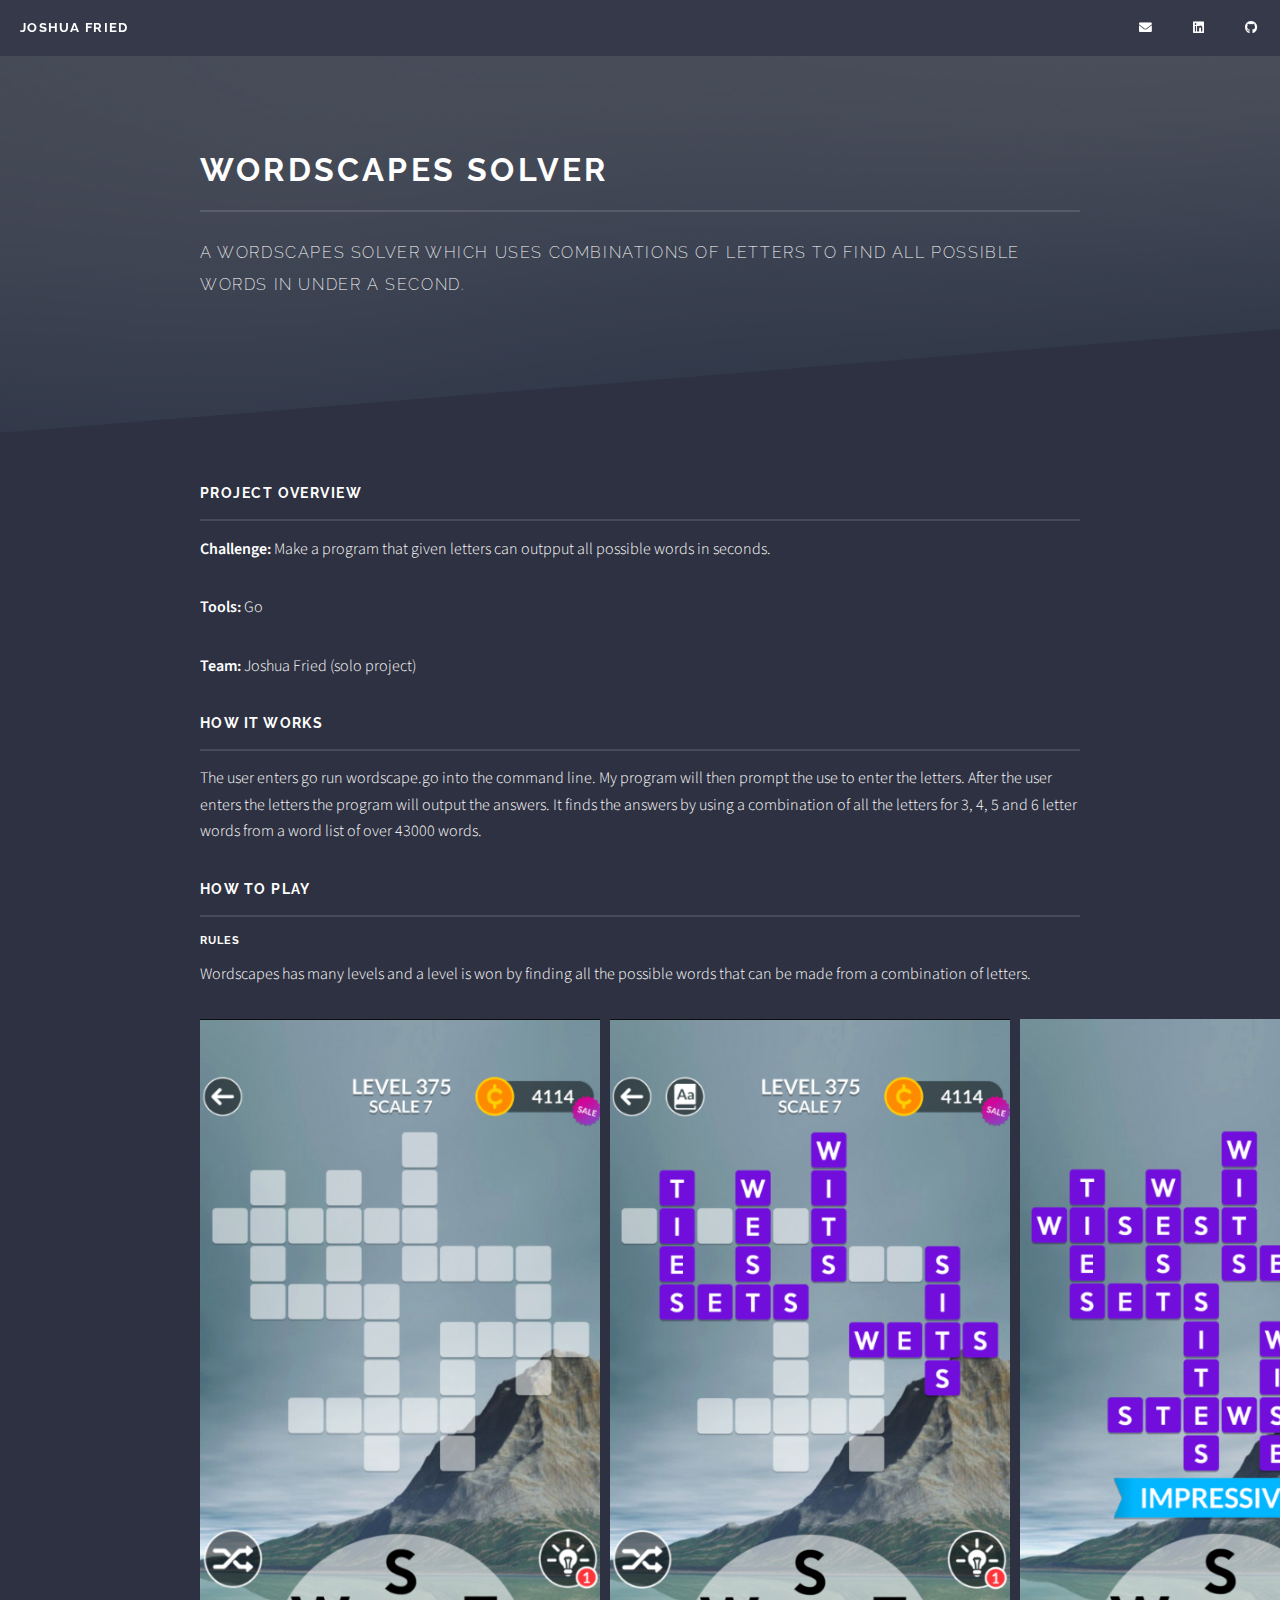
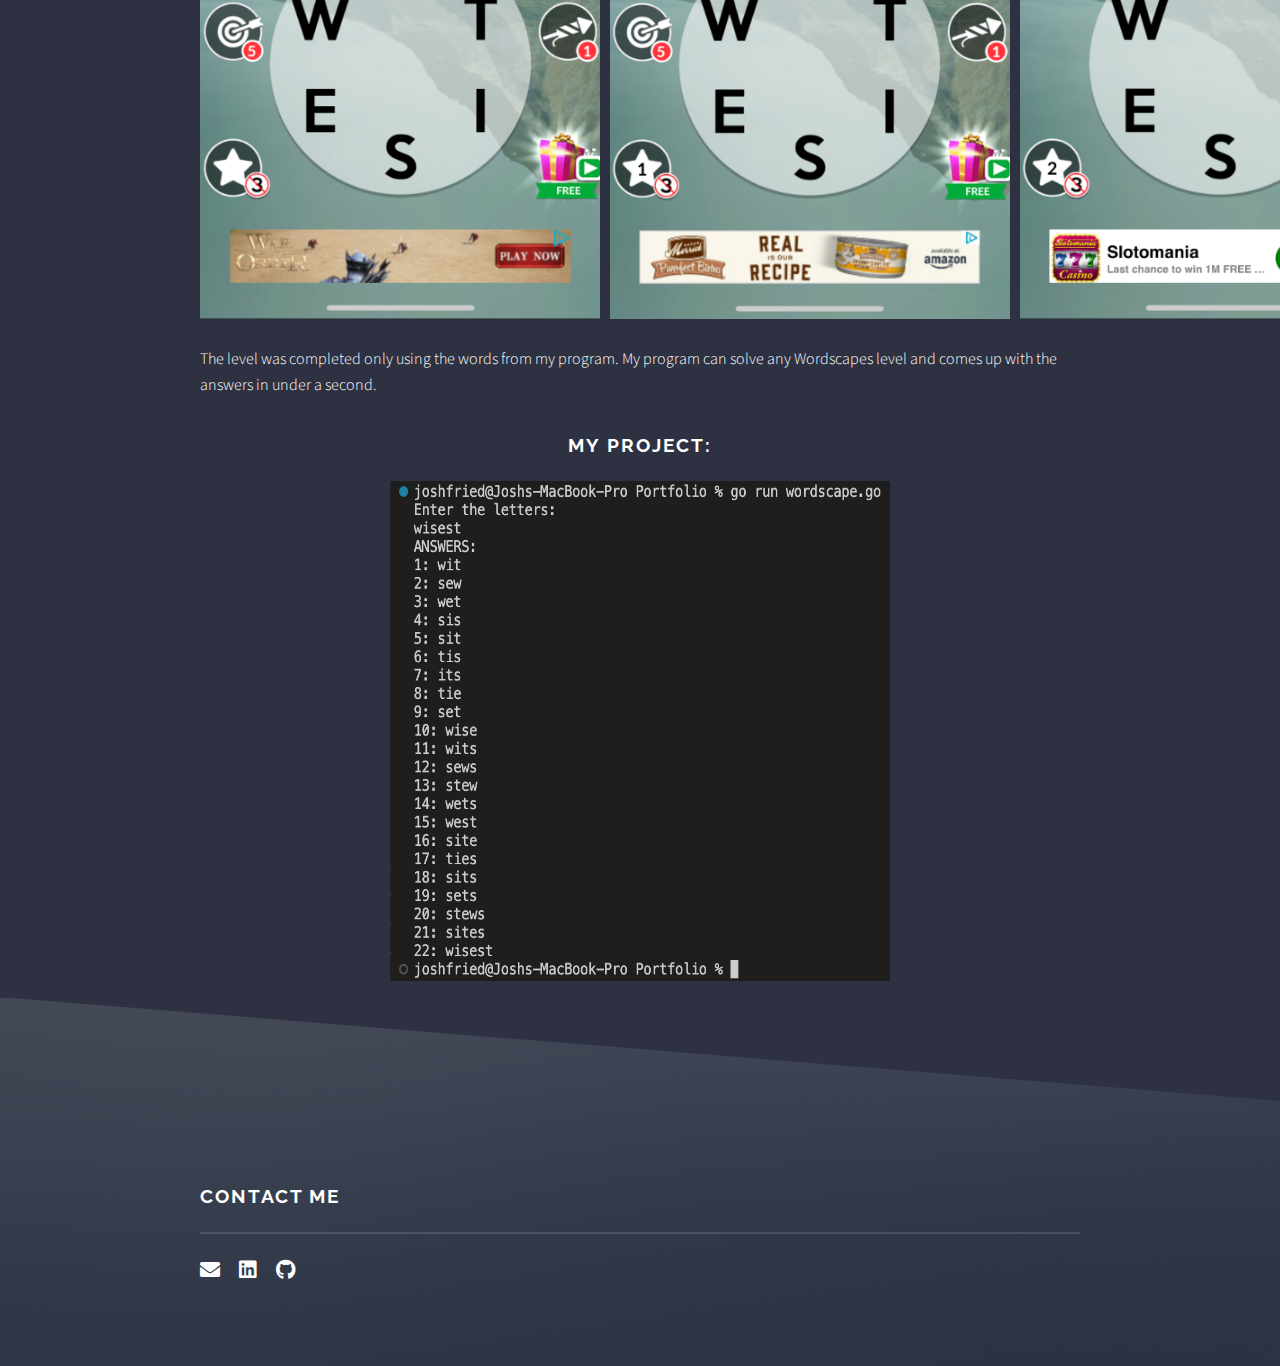
<file: pages/wordscapes.html>
<!DOCTYPE HTML>
<!--
	Solid State by HTML5 UP
	html5up.net | @ajlkn
	Free for personal and commercial use under the CCA 3.0 license (html5up.net/license)
-->
<html>
	<head>
		<title>Joshua Fried</title>
		<meta charset="utf-8" />
		<meta name="viewport" content="width=device-width, initial-scale=1, user-scalable=no" />
		<link rel="icon" type="image/x-icon" href="../images/favicon.ico">
		<link rel="stylesheet" href="../assets/css/main.css" />
		<noscript><link rel="stylesheet" href="../assets/css/noscript.css" /></noscript>
	</head>
	<body class="is-preload">

		<!-- Page Wrapper -->
			<div id="page-wrapper">

				<!-- Header -->
					<header id="header">
						<h1><a href=".././">Joshua Fried</a></h1>

						<h2>
							<a class="icon solid fa-envelope" href="mailto: joshfried@hotmail.com"></a>
							<a class="icon brands fa-linkedin" href="https://www.linkedin.com/in/joshua-fried/"></a>
							<a class="icon brands fa-github" href="https://github.com/Josh-Fried/Portfolio"></a>
						</h2>
						<nav>
							<!-- <a href="#menu">Menu</a> -->
						</nav>
					</header>

			
				<!-- Wrapper -->
					<section id="wrapper">
						<header>
							<div class="inner">
								<h2>Wordscapes Solver</h2>
								<p>A Wordscapes solver which uses combinations of letters to find all possible words in under a second.</p>
							</div>
						</header>

						<!-- Content -->
							<div class="wrapper">
								<div class="inner">

									<section>
										<h3 class="major">Project Overview</h3>
										<p>
											<b>Challenge:</b>  Make a program that given letters can outpput all possible words in seconds.
										   ​</p>
										   <p>
										   <b> Tools:</b>
										   
												Go 
										   
										   ​</p>
										   <p>
										   <b> Team: </b>
										   
												Joshua Fried (solo project)

										   </p>
									
										
									</section>
									
									<section>
										<h3 class="major">How it Works</h3>
										<p> The user enters go run wordscape.go into the command line. My program will then prompt the use to enter the letters.
											After the user enters the letters the program will output the answers. It finds the answers by using a combination of all the letters for 3, 4, 5 and 6 letter words from a word list of over 43000 words.
									    </p>
									</section>
								

									<section>
										<h3 class="major">How to Play</h3>
										<h4>Rules</h4>
										<p> Wordscapes has many levels and a level is won by finding all the possible words that can be made from a combination of letters. </p>
										<div class="image-row">
											<img src="../images/wordscapes1.png" alt="Wordscapes Image 1">
											<img src="../images/wordscapes2.png" alt="Wordscapes Image 2">
											<img src="../images/wordscapes3.png" alt="Wordscapes Image 3">
										</div>
										&nbsp
										<p> The level was completed only using the words from my program. My program can solve any Wordscapes level and comes up with the answers in under a second. </p>
										<div class="wordscapes">
											<h2 style="justify-content: center">My Project:</h2>
											<img src="../images/wordscapes4.png" alt="Wordscapes Image 4">
										</div>
									</section>

								</div>
							</div>

					</section>


				<!-- Footer -->
					<section id="footer">
						<div class="inner">
							<h2 class="major">Contact Me</h2>
							<ul class="icons">
								<li><a href="mailto: joshfried@hotmail.com" class="icon solid fa-envelope"><span class="label">Email</span></a></li>
								<li><a href="https://www.linkedin.com/in/joshua-fried/" class="icon brands fa-linkedin"><span class="label">LinkedIn</span></a></li>
								<li><a href="https://github.com/Josh-Fried/Portfolio" class="icon brands fa-github"><span class="label">Github</span></a></li>
							</ul>
						</div>
					</section>

			</div>

		<!-- Scripts -->
			<script src="../assets/js/jquery.min.js"></script>
			<script src="../assets/js/jquery.scrollex.min.js"></script>
			<script src="../assets/js/browser.min.js"></script>
			<script src="../assets/js/breakpoints.min.js"></script>
			<script src="../assets/js/util.js"></script>
			<script src="../assets/js/main.js"></script>

	</body>
</html>
</file>
<file: assets/css/noscript.css>
/*
	Solid State by HTML5 UP
	html5up.net | @ajlkn
	Free for personal and commercial use under the CCA 3.0 license (html5up.net/license)
*/

/* Banner */

	body.is-preload #banner .logo {
		-moz-transform: none;
		-webkit-transform: none;
		-ms-transform: none;
		transform: none;
		opacity: 1;
	}

	body.is-preload #banner h2 {
		opacity: 1;
		-moz-transform: none;
		-webkit-transform: none;
		-ms-transform: none;
		transform: none;
		-moz-filter: none;
		-webkit-filter: none;
		-ms-filter: none;
		filter: none;
	}

	body.is-preload #banner p {
		opacity: 01;
		-moz-transform: none;
		-webkit-transform: none;
		-ms-transform: none;
		transform: none;
		-moz-filter: none;
		-webkit-filter: none;
		-ms-filter: none;
		filter: none;
	}
</file>
<file: assets/css/main.css>
@import url(fontawesome-all.min.css);
@import url("https://fonts.googleapis.com/css?family=Raleway:200,700|Source+Sans+Pro:300,600,300italic,600italic");

/*
	Solid State by HTML5 UP
	html5up.net | @ajlkn
	Free for personal and commercial use under the CCA 3.0 license (html5up.net/license)
*/

html, body, div, span, applet, object,
iframe, h1, h2, h3, h4, h5, h6, p, blockquote,
pre, a, abbr, acronym, address, big, cite,
code, del, dfn, em, img, ins, kbd, q, s, samp,
small, strike, strong, sub, sup, tt, var, b,
u, i, center, dl, dt, dd, ol, ul, li, fieldset,
form, label, legend, table, caption, tbody,
tfoot, thead, tr, th, td, article, aside,
canvas, details, embed, figure, figcaption,
footer, header, hgroup, menu, nav, output, ruby,
section, summary, time, mark, audio, video {
	margin: 0;
	padding: 0;
	border: 0;
	font-size: 100%;
	font: inherit;
	vertical-align: baseline;}

article, aside, details, figcaption, figure,
footer, header, hgroup, menu, nav, section {
	display: block;}

body {
	line-height: 1;
}

ol, ul {
	list-style: none;
}

blockquote, q {
	quotes: none;
}

	blockquote:before, blockquote:after, q:before, q:after {
		content: '';
		content: none;
	}

table {
	border-collapse: collapse;
	border-spacing: 0;
}

body {
	-webkit-text-size-adjust: none;
}

mark {
	background-color: transparent;
	color: inherit;
}

input::-moz-focus-inner {
	border: 0;
	padding: 0;
}

input, select, textarea {
	-moz-appearance: none;
	-webkit-appearance: none;
	-ms-appearance: none;
	appearance: none;
}

/* Basic */

	@-ms-viewport {
		width: device-width;
	}

	body {
		-ms-overflow-style: scrollbar;
	}

	@media screen and (max-width: 480px) {

		html, body {
			min-width: 320px;
		}

	}

	html {
		box-sizing: border-box;
	}

	*, *:before, *:after {
		box-sizing: inherit;
	}

	body {
		background-color: #2e3141;
		background-image: linear-gradient(to top, rgba(46, 49, 65, 0.8), rgba(46, 49, 65, 0.8)), url("../../images/bg.jpg");
		background-size: auto,
 cover;
		background-attachment: fixed,
 fixed;
		background-position: center,
 center;
	}

		body.is-preload *, body.is-preload *:before, body.is-preload *:after {
			-moz-animation: none !important;
			-webkit-animation: none !important;
			-ms-animation: none !important;
			animation: none !important;
			-moz-transition: none !important;
			-webkit-transition: none !important;
			-ms-transition: none !important;
			transition: none !important;
		}

/* Type */

	body, input, select, textarea {
		color: #ffffff;
		font-family: "Source Sans Pro", Helvetica, sans-serif;
		font-size: 16.5pt;
		font-weight: 300;
		line-height: 1.65;
	}

		@media screen and (max-width: 1680px) {

			body, input, select, textarea {
				font-size: 13pt;
			}

		}

		@media screen and (max-width: 1280px) {

			body, input, select, textarea {
				font-size: 12pt;
			}

		}

		@media screen and (max-width: 980px) {

			body, input, select, textarea {
				font-size: 12pt;
			}

		}

		@media screen and (max-width: 736px) {

			body, input, select, textarea {
				font-size: 12pt;
			}

		}

		@media screen and (max-width: 480px) {

			body, input, select, textarea {
				font-size: 12pt;
			}

		}

	a {
		-moz-transition: color 0.2s ease-in-out, border-bottom-color 0.2s ease-in-out;
		-webkit-transition: color 0.2s ease-in-out, border-bottom-color 0.2s ease-in-out;
		-ms-transition: color 0.2s ease-in-out, border-bottom-color 0.2s ease-in-out;
		transition: color 0.2s ease-in-out, border-bottom-color 0.2s ease-in-out;
		border-bottom: dotted 1px rgba(255, 255, 255, 0.35);
		color: #ffffff;
		text-decoration: none;
	}

		a:hover {
			border-bottom-color: transparent;
			color: #ffffff !important;
		}

		a.special:not(.button) {
			text-decoration: none;
			border-bottom: 0;
			display: block;
			font-family: Raleway, Helvetica, sans-serif;
			font-size: 0.8em;
			font-weight: 700;
			letter-spacing: 0.1em;
			margin: 0 0 2em 0;
			text-transform: uppercase;
		}

			a.special:not(.button):before {
				-moz-osx-font-smoothing: grayscale;
				-webkit-font-smoothing: antialiased;
				display: inline-block;
				font-style: normal;
				font-variant: normal;
				text-rendering: auto;
				line-height: 1;
				text-transform: none !important;
				font-family: 'Font Awesome 5 Free';
				font-weight: 900;
			}

			a.special:not(.button):before {
				-moz-transition: background-color 0.2s ease-in-out;
				-webkit-transition: background-color 0.2s ease-in-out;
				-ms-transition: background-color 0.2s ease-in-out;
				transition: background-color 0.2s ease-in-out;
				border-radius: 100%;
				border: solid 2px rgba(255, 255, 255, 0.125);
				content: '\f105';
				display: inline-block;
				font-size: 1.25em;
				height: 2em;
				line-height: 1.75em;
				margin-right: 0.85em;
				text-align: center;
				text-indent: 0.15em;
				vertical-align: middle;
				width: 2em;
			}

			a.special:not(.button):hover:before {
				background-color: rgba(255, 255, 255, 0.025);
			}

			a.special:not(.button):active:before {
				background-color: rgba(255, 255, 255, 0.075);
			}

	strong, b {
		color: #ffffff;
		font-weight: 600;
	}

	em, i {
		font-style: italic;
	}

	p {
		margin: 0 0 2em 0;
	}

	h1, h2, h3, h4, h5, h6 {
		color: #ffffff;
		font-family: Raleway, Helvetica, sans-serif;
		font-weight: 700;
		letter-spacing: 0.1em;
		margin: 0 0 1em 0;
		text-transform: uppercase;
	}

		h1 a, h2 a, h3 a, h4 a, h5 a, h6 a {
			color: inherit;
			text-decoration: none;
			border-bottom: 0;
		}

		h1 span, h2 span, h3 span, h4 span, h5 span, h6 span {
			font-weight: 200;
		}

		h1.major, h2.major, h3.major, h4.major, h5.major, h6.major {
			padding-bottom: 1em;
			border-bottom: solid 2px rgba(255, 255, 255, 0.125);
		}

	h2 {
		font-size: 1.2em;
	}

	h3 {
		font-size: 0.9em;
	}

	h4 {
		font-size: 0.7em;
	}

	h5 {
		font-size: 0.7em;
	}

	h6 {
		font-size: 0.7em;
	}

	@media screen and (max-width: 736px) {

		h2 {
			font-size: 1em;
		}

		h3 {
			font-size: 0.8em;
		}

	}

	sub {
		font-size: 0.8em;
		position: relative;
		top: 0.5em;
	}

	sup {
		font-size: 0.8em;
		position: relative;
		top: -0.5em;
	}

	blockquote {
		border-left: solid 4px rgba(255, 255, 255, 0.125);
		font-style: italic;
		margin: 0 0 2em 0;
		padding: 0.5em 0 0.5em 2em;
	}

	code {
		background: rgba(255, 255, 255, 0.025);
		border-radius: 5px;
		border: solid 2px rgba(255, 255, 255, 0.125);
		font-family: "Courier New", monospace;
		font-size: 0.9em;
		margin: 0 0.25em;
		padding: 0.25em 0.65em;
	}

	pre {
		-webkit-overflow-scrolling: touch;
		font-family: "Courier New", monospace;
		font-size: 0.9em;
		margin: 0 0 2em 0;
	}

		pre code {
			display: block;
			line-height: 1.75em;
			padding: 1em 1.5em;
			overflow-x: auto;
		}

	hr {
		border: 0;
		border-bottom: solid 2px rgba(255, 255, 255, 0.125);
		margin: 2.5em 0;
	}

		hr.major {
			margin: 4em 0;
		}

	.align-left {
		text-align: left;
	}

	.align-center {
		text-align: center;
	}

	.align-right {
		text-align: right;
	}

/* Row */

	.row {
		display: flex;
		flex-wrap: wrap;
		box-sizing: border-box;
		align-items: stretch;
	}

		.row > * {
			box-sizing: border-box;
		}

		.row.gtr-uniform > * > :last-child {
			margin-bottom: 0;
		}

		.row.aln-left {
			justify-content: flex-start;
		}

		.row.aln-center {
			justify-content: center;
		}

		.row.aln-right {
			justify-content: flex-end;
		}

		.row.aln-top {
			align-items: flex-start;
		}

		.row.aln-middle {
			align-items: center;
		}

		.row.aln-bottom {
			align-items: flex-end;
		}

		.row > .imp {
			order: -1;
		}

		.row > .col-1 {
			width: 8.33333%;
		}

		.row > .off-1 {
			margin-left: 8.33333%;
		}

		.row > .col-2 {
			width: 16.66667%;
		}

		.row > .off-2 {
			margin-left: 16.66667%;
		}

		.row > .col-3 {
			width: 25%;
		}

		.row > .off-3 {
			margin-left: 25%;
		}

		.row > .col-4 {
			width: 33.33333%;
		}

		.row > .off-4 {
			margin-left: 33.33333%;
		}

		.row > .col-5 {
			width: 41.66667%;
		}

		.row > .off-5 {
			margin-left: 41.66667%;
		}

		.row > .col-6 {
			width: 50%;
		}

		.row > .off-6 {
			margin-left: 50%;
		}

		.row > .col-7 {
			width: 58.33333%;
		}

		.row > .off-7 {
			margin-left: 58.33333%;
		}

		.row > .col-8 {
			width: 66.66667%;
		}

		.row > .off-8 {
			margin-left: 66.66667%;
		}

		.row > .col-9 {
			width: 75%;
		}

		.row > .off-9 {
			margin-left: 75%;
		}

		.row > .col-10 {
			width: 83.33333%;
		}

		.row > .off-10 {
			margin-left: 83.33333%;
		}

		.row > .col-11 {
			width: 91.66667%;
		}

		.row > .off-11 {
			margin-left: 91.66667%;
		}

		.row > .col-12 {
			width: 100%;
		}

		.row > .off-12 {
			margin-left: 100%;
		}

		.row.gtr-0 {
			margin-top: 0;
			margin-left: 0em;
		}

			.row.gtr-0 > * {
				padding: 0 0 0 0em;
			}

			.row.gtr-0.gtr-uniform {
				margin-top: 0em;
			}

				.row.gtr-0.gtr-uniform > * {
					padding-top: 0em;
				}

		.row.gtr-25 {
			margin-top: 0;
			margin-left: -0.4375em;
		}

			.row.gtr-25 > * {
				padding: 0 0 0 0.4375em;
			}

			.row.gtr-25.gtr-uniform {
				margin-top: -0.4375em;
			}

				.row.gtr-25.gtr-uniform > * {
					padding-top: 0.4375em;
				}

		.row.gtr-50 {
			margin-top: 0;
			margin-left: -0.875em;
		}

			.row.gtr-50 > * {
				padding: 0 0 0 0.875em;
			}

			.row.gtr-50.gtr-uniform {
				margin-top: -0.875em;
			}

				.row.gtr-50.gtr-uniform > * {
					padding-top: 0.875em;
				}

		.row {
			margin-top: 0;
			margin-left: -1.75em;
		}

			.row > * {
				padding: 0 0 0 1.75em;
			}

			.row.gtr-uniform {
				margin-top: -1.75em;
			}

				.row.gtr-uniform > * {
					padding-top: 1.75em;
				}

		.row.gtr-150 {
			margin-top: 0;
			margin-left: -2.625em;
		}

			.row.gtr-150 > * {
				padding: 0 0 0 2.625em;
			}

			.row.gtr-150.gtr-uniform {
				margin-top: -2.625em;
			}

				.row.gtr-150.gtr-uniform > * {
					padding-top: 2.625em;
				}

		.row.gtr-200 {
			margin-top: 0;
			margin-left: -3.5em;
		}

			.row.gtr-200 > * {
				padding: 0 0 0 3.5em;
			}

			.row.gtr-200.gtr-uniform {
				margin-top: -3.5em;
			}

				.row.gtr-200.gtr-uniform > * {
					padding-top: 3.5em;
				}

		@media screen and (max-width: 1680px) {

			.row {
				display: flex;
				flex-wrap: wrap;
				box-sizing: border-box;
				align-items: stretch;
			}

				.row > * {
					box-sizing: border-box;
				}

				.row.gtr-uniform > * > :last-child {
					margin-bottom: 0;
				}

				.row.aln-left {
					justify-content: flex-start;
				}

				.row.aln-center {
					justify-content: center;
				}

				.row.aln-right {
					justify-content: flex-end;
				}

				.row.aln-top {
					align-items: flex-start;
				}

				.row.aln-middle {
					align-items: center;
				}

				.row.aln-bottom {
					align-items: flex-end;
				}

				.row > .imp-xlarge {
					order: -1;
				}

				.row > .col-1-xlarge {
					width: 8.33333%;
				}

				.row > .off-1-xlarge {
					margin-left: 8.33333%;
				}

				.row > .col-2-xlarge {
					width: 16.66667%;
				}

				.row > .off-2-xlarge {
					margin-left: 16.66667%;
				}

				.row > .col-3-xlarge {
					width: 25%;
				}

				.row > .off-3-xlarge {
					margin-left: 25%;
				}

				.row > .col-4-xlarge {
					width: 33.33333%;
				}

				.row > .off-4-xlarge {
					margin-left: 33.33333%;
				}

				.row > .col-5-xlarge {
					width: 41.66667%;
				}

				.row > .off-5-xlarge {
					margin-left: 41.66667%;
				}

				.row > .col-6-xlarge {
					width: 50%;
				}

				.row > .off-6-xlarge {
					margin-left: 50%;
				}

				.row > .col-7-xlarge {
					width: 58.33333%;
				}

				.row > .off-7-xlarge {
					margin-left: 58.33333%;
				}

				.row > .col-8-xlarge {
					width: 66.66667%;
				}

				.row > .off-8-xlarge {
					margin-left: 66.66667%;
				}

				.row > .col-9-xlarge {
					width: 75%;
				}

				.row > .off-9-xlarge {
					margin-left: 75%;
				}

				.row > .col-10-xlarge {
					width: 83.33333%;
				}

				.row > .off-10-xlarge {
					margin-left: 83.33333%;
				}

				.row > .col-11-xlarge {
					width: 91.66667%;
				}

				.row > .off-11-xlarge {
					margin-left: 91.66667%;
				}

				.row > .col-12-xlarge {
					width: 100%;
				}

				.row > .off-12-xlarge {
					margin-left: 100%;
				}

				.row.gtr-0 {
					margin-top: 0;
					margin-left: 0em;
				}

					.row.gtr-0 > * {
						padding: 0 0 0 0em;
					}

					.row.gtr-0.gtr-uniform {
						margin-top: 0em;
					}

						.row.gtr-0.gtr-uniform > * {
							padding-top: 0em;
						}

				.row.gtr-25 {
					margin-top: 0;
					margin-left: -0.4375em;
				}

					.row.gtr-25 > * {
						padding: 0 0 0 0.4375em;
					}

					.row.gtr-25.gtr-uniform {
						margin-top: -0.4375em;
					}

						.row.gtr-25.gtr-uniform > * {
							padding-top: 0.4375em;
						}

				.row.gtr-50 {
					margin-top: 0;
					margin-left: -0.875em;
				}

					.row.gtr-50 > * {
						padding: 0 0 0 0.875em;
					}

					.row.gtr-50.gtr-uniform {
						margin-top: -0.875em;
					}

						.row.gtr-50.gtr-uniform > * {
							padding-top: 0.875em;
						}

				.row {
					margin-top: 0;
					margin-left: -1.75em;
				}

					.row > * {
						padding: 0 0 0 1.75em;
					}

					.row.gtr-uniform {
						margin-top: -1.75em;
					}

						.row.gtr-uniform > * {
							padding-top: 1.75em;
						}

				.row.gtr-150 {
					margin-top: 0;
					margin-left: -2.625em;
				}

					.row.gtr-150 > * {
						padding: 0 0 0 2.625em;
					}

					.row.gtr-150.gtr-uniform {
						margin-top: -2.625em;
					}

						.row.gtr-150.gtr-uniform > * {
							padding-top: 2.625em;
						}

				.row.gtr-200 {
					margin-top: 0;
					margin-left: -3.5em;
				}

					.row.gtr-200 > * {
						padding: 0 0 0 3.5em;
					}

					.row.gtr-200.gtr-uniform {
						margin-top: -3.5em;
					}

						.row.gtr-200.gtr-uniform > * {
							padding-top: 3.5em;
						}

		}

		@media screen and (max-width: 1280px) {

			.row {
				display: flex;
				flex-wrap: wrap;
				box-sizing: border-box;
				align-items: stretch;
			}

				.row > * {
					box-sizing: border-box;
				}

				.row.gtr-uniform > * > :last-child {
					margin-bottom: 0;
				}

				.row.aln-left {
					justify-content: flex-start;
				}

				.row.aln-center {
					justify-content: center;
				}

				.row.aln-right {
					justify-content: flex-end;
				}

				.row.aln-top {
					align-items: flex-start;
				}

				.row.aln-middle {
					align-items: center;
				}

				.row.aln-bottom {
					align-items: flex-end;
				}

				.row > .imp-large {
					order: -1;
				}

				.row > .col-1-large {
					width: 8.33333%;
				}

				.row > .off-1-large {
					margin-left: 8.33333%;
				}

				.row > .col-2-large {
					width: 16.66667%;
				}

				.row > .off-2-large {
					margin-left: 16.66667%;
				}

				.row > .col-3-large {
					width: 25%;
				}

				.row > .off-3-large {
					margin-left: 25%;
				}

				.row > .col-4-large {
					width: 33.33333%;
				}

				.row > .off-4-large {
					margin-left: 33.33333%;
				}

				.row > .col-5-large {
					width: 41.66667%;
				}

				.row > .off-5-large {
					margin-left: 41.66667%;
				}

				.row > .col-6-large {
					width: 50%;
				}

				.row > .off-6-large {
					margin-left: 50%;
				}

				.row > .col-7-large {
					width: 58.33333%;
				}

				.row > .off-7-large {
					margin-left: 58.33333%;
				}

				.row > .col-8-large {
					width: 66.66667%;
				}

				.row > .off-8-large {
					margin-left: 66.66667%;
				}

				.row > .col-9-large {
					width: 75%;
				}

				.row > .off-9-large {
					margin-left: 75%;
				}

				.row > .col-10-large {
					width: 83.33333%;
				}

				.row > .off-10-large {
					margin-left: 83.33333%;
				}

				.row > .col-11-large {
					width: 91.66667%;
				}

				.row > .off-11-large {
					margin-left: 91.66667%;
				}

				.row > .col-12-large {
					width: 100%;
				}

				.row > .off-12-large {
					margin-left: 100%;
				}

				.row.gtr-0 {
					margin-top: 0;
					margin-left: 0em;
				}

					.row.gtr-0 > * {
						padding: 0 0 0 0em;
					}

					.row.gtr-0.gtr-uniform {
						margin-top: 0em;
					}

						.row.gtr-0.gtr-uniform > * {
							padding-top: 0em;
						}

				.row.gtr-25 {
					margin-top: 0;
					margin-left: -0.4375em;
				}

					.row.gtr-25 > * {
						padding: 0 0 0 0.4375em;
					}

					.row.gtr-25.gtr-uniform {
						margin-top: -0.4375em;
					}

						.row.gtr-25.gtr-uniform > * {
							padding-top: 0.4375em;
						}

				.row.gtr-50 {
					margin-top: 0;
					margin-left: -0.875em;
				}

					.row.gtr-50 > * {
						padding: 0 0 0 0.875em;
					}

					.row.gtr-50.gtr-uniform {
						margin-top: -0.875em;
					}

						.row.gtr-50.gtr-uniform > * {
							padding-top: 0.875em;
						}

				.row {
					margin-top: 0;
					margin-left: -1.75em;
				}

					.row > * {
						padding: 0 0 0 1.75em;
					}

					.row.gtr-uniform {
						margin-top: -1.75em;
					}

						.row.gtr-uniform > * {
							padding-top: 1.75em;
						}

				.row.gtr-150 {
					margin-top: 0;
					margin-left: -2.625em;
				}

					.row.gtr-150 > * {
						padding: 0 0 0 2.625em;
					}

					.row.gtr-150.gtr-uniform {
						margin-top: -2.625em;
					}

						.row.gtr-150.gtr-uniform > * {
							padding-top: 2.625em;
						}

				.row.gtr-200 {
					margin-top: 0;
					margin-left: -3.5em;
				}

					.row.gtr-200 > * {
						padding: 0 0 0 3.5em;
					}

					.row.gtr-200.gtr-uniform {
						margin-top: -3.5em;
					}

						.row.gtr-200.gtr-uniform > * {
							padding-top: 3.5em;
						}

		}

		@media screen and (max-width: 980px) {

			.row {
				display: flex;
				flex-wrap: wrap;
				box-sizing: border-box;
				align-items: stretch;
			}

				.row > * {
					box-sizing: border-box;
				}

				.row.gtr-uniform > * > :last-child {
					margin-bottom: 0;
				}

				.row.aln-left {
					justify-content: flex-start;
				}

				.row.aln-center {
					justify-content: center;
				}

				.row.aln-right {
					justify-content: flex-end;
				}

				.row.aln-top {
					align-items: flex-start;
				}

				.row.aln-middle {
					align-items: center;
				}

				.row.aln-bottom {
					align-items: flex-end;
				}

				.row > .imp-medium {
					order: -1;
				}

				.row > .col-1-medium {
					width: 8.33333%;
				}

				.row > .off-1-medium {
					margin-left: 8.33333%;
				}

				.row > .col-2-medium {
					width: 16.66667%;
				}

				.row > .off-2-medium {
					margin-left: 16.66667%;
				}

				.row > .col-3-medium {
					width: 25%;
				}

				.row > .off-3-medium {
					margin-left: 25%;
				}

				.row > .col-4-medium {
					width: 33.33333%;
				}

				.row > .off-4-medium {
					margin-left: 33.33333%;
				}

				.row > .col-5-medium {
					width: 41.66667%;
				}

				.row > .off-5-medium {
					margin-left: 41.66667%;
				}

				.row > .col-6-medium {
					width: 50%;
				}

				.row > .off-6-medium {
					margin-left: 50%;
				}

				.row > .col-7-medium {
					width: 58.33333%;
				}

				.row > .off-7-medium {
					margin-left: 58.33333%;
				}

				.row > .col-8-medium {
					width: 66.66667%;
				}

				.row > .off-8-medium {
					margin-left: 66.66667%;
				}

				.row > .col-9-medium {
					width: 75%;
				}

				.row > .off-9-medium {
					margin-left: 75%;
				}

				.row > .col-10-medium {
					width: 83.33333%;
				}

				.row > .off-10-medium {
					margin-left: 83.33333%;
				}

				.row > .col-11-medium {
					width: 91.66667%;
				}

				.row > .off-11-medium {
					margin-left: 91.66667%;
				}

				.row > .col-12-medium {
					width: 100%;
				}

				.row > .off-12-medium {
					margin-left: 100%;
				}

				.row.gtr-0 {
					margin-top: 0;
					margin-left: 0em;
				}

					.row.gtr-0 > * {
						padding: 0 0 0 0em;
					}

					.row.gtr-0.gtr-uniform {
						margin-top: 0em;
					}

						.row.gtr-0.gtr-uniform > * {
							padding-top: 0em;
						}

				.row.gtr-25 {
					margin-top: 0;
					margin-left: -0.4375em;
				}

					.row.gtr-25 > * {
						padding: 0 0 0 0.4375em;
					}

					.row.gtr-25.gtr-uniform {
						margin-top: -0.4375em;
					}

						.row.gtr-25.gtr-uniform > * {
							padding-top: 0.4375em;
						}

				.row.gtr-50 {
					margin-top: 0;
					margin-left: -0.875em;
				}

					.row.gtr-50 > * {
						padding: 0 0 0 0.875em;
					}

					.row.gtr-50.gtr-uniform {
						margin-top: -0.875em;
					}

						.row.gtr-50.gtr-uniform > * {
							padding-top: 0.875em;
						}

				.row {
					margin-top: 0;
					margin-left: -1.75em;
				}

					.row > * {
						padding: 0 0 0 1.75em;
					}

					.row.gtr-uniform {
						margin-top: -1.75em;
					}

						.row.gtr-uniform > * {
							padding-top: 1.75em;
						}

				.row.gtr-150 {
					margin-top: 0;
					margin-left: -2.625em;
				}

					.row.gtr-150 > * {
						padding: 0 0 0 2.625em;
					}

					.row.gtr-150.gtr-uniform {
						margin-top: -2.625em;
					}

						.row.gtr-150.gtr-uniform > * {
							padding-top: 2.625em;
						}

				.row.gtr-200 {
					margin-top: 0;
					margin-left: -3.5em;
				}

					.row.gtr-200 > * {
						padding: 0 0 0 3.5em;
					}

					.row.gtr-200.gtr-uniform {
						margin-top: -3.5em;
					}

						.row.gtr-200.gtr-uniform > * {
							padding-top: 3.5em;
						}

		}

		@media screen and (max-width: 736px) {

			.row {
				display: flex;
				flex-wrap: wrap;
				box-sizing: border-box;
				align-items: stretch;
			}

				.row > * {
					box-sizing: border-box;
				}

				.row.gtr-uniform > * > :last-child {
					margin-bottom: 0;
				}

				.row.aln-left {
					justify-content: flex-start;
				}

				.row.aln-center {
					justify-content: center;
				}

				.row.aln-right {
					justify-content: flex-end;
				}

				.row.aln-top {
					align-items: flex-start;
				}

				.row.aln-middle {
					align-items: center;
				}

				.row.aln-bottom {
					align-items: flex-end;
				}

				.row > .imp-small {
					order: -1;
				}

				.row > .col-1-small {
					width: 8.33333%;
				}

				.row > .off-1-small {
					margin-left: 8.33333%;
				}

				.row > .col-2-small {
					width: 16.66667%;
				}

				.row > .off-2-small {
					margin-left: 16.66667%;
				}

				.row > .col-3-small {
					width: 25%;
				}

				.row > .off-3-small {
					margin-left: 25%;
				}

				.row > .col-4-small {
					width: 33.33333%;
				}

				.row > .off-4-small {
					margin-left: 33.33333%;
				}

				.row > .col-5-small {
					width: 41.66667%;
				}

				.row > .off-5-small {
					margin-left: 41.66667%;
				}

				.row > .col-6-small {
					width: 50%;
				}

				.row > .off-6-small {
					margin-left: 50%;
				}

				.row > .col-7-small {
					width: 58.33333%;
				}

				.row > .off-7-small {
					margin-left: 58.33333%;
				}

				.row > .col-8-small {
					width: 66.66667%;
				}

				.row > .off-8-small {
					margin-left: 66.66667%;
				}

				.row > .col-9-small {
					width: 75%;
				}

				.row > .off-9-small {
					margin-left: 75%;
				}

				.row > .col-10-small {
					width: 83.33333%;
				}

				.row > .off-10-small {
					margin-left: 83.33333%;
				}

				.row > .col-11-small {
					width: 91.66667%;
				}

				.row > .off-11-small {
					margin-left: 91.66667%;
				}

				.row > .col-12-small {
					width: 100%;
				}

				.row > .off-12-small {
					margin-left: 100%;
				}

				.row.gtr-0 {
					margin-top: 0;
					margin-left: 0em;
				}

					.row.gtr-0 > * {
						padding: 0 0 0 0em;
					}

					.row.gtr-0.gtr-uniform {
						margin-top: 0em;
					}

						.row.gtr-0.gtr-uniform > * {
							padding-top: 0em;
						}

				.row.gtr-25 {
					margin-top: 0;
					margin-left: -0.3125em;
				}

					.row.gtr-25 > * {
						padding: 0 0 0 0.3125em;
					}

					.row.gtr-25.gtr-uniform {
						margin-top: -0.3125em;
					}

						.row.gtr-25.gtr-uniform > * {
							padding-top: 0.3125em;
						}

				.row.gtr-50 {
					margin-top: 0;
					margin-left: -0.625em;
				}

					.row.gtr-50 > * {
						padding: 0 0 0 0.625em;
					}

					.row.gtr-50.gtr-uniform {
						margin-top: -0.625em;
					}

						.row.gtr-50.gtr-uniform > * {
							padding-top: 0.625em;
						}

				.row {
					margin-top: 0;
					margin-left: -1.25em;
				}

					.row > * {
						padding: 0 0 0 1.25em;
					}

					.row.gtr-uniform {
						margin-top: -1.25em;
					}

						.row.gtr-uniform > * {
							padding-top: 1.25em;
						}

				.row.gtr-150 {
					margin-top: 0;
					margin-left: -1.875em;
				}

					.row.gtr-150 > * {
						padding: 0 0 0 1.875em;
					}

					.row.gtr-150.gtr-uniform {
						margin-top: -1.875em;
					}

						.row.gtr-150.gtr-uniform > * {
							padding-top: 1.875em;
						}

				.row.gtr-200 {
					margin-top: 0;
					margin-left: -2.5em;
				}

					.row.gtr-200 > * {
						padding: 0 0 0 2.5em;
					}

					.row.gtr-200.gtr-uniform {
						margin-top: -2.5em;
					}

						.row.gtr-200.gtr-uniform > * {
							padding-top: 2.5em;
						}

		}

		@media screen and (max-width: 480px) {

			.row {
				display: flex;
				flex-wrap: wrap;
				box-sizing: border-box;
				align-items: stretch;
			}

				.row > * {
					box-sizing: border-box;
				}

				.row.gtr-uniform > * > :last-child {
					margin-bottom: 0;
				}

				.row.aln-left {
					justify-content: flex-start;
				}

				.row.aln-center {
					justify-content: center;
				}

				.row.aln-right {
					justify-content: flex-end;
				}

				.row.aln-top {
					align-items: flex-start;
				}

				.row.aln-middle {
					align-items: center;
				}

				.row.aln-bottom {
					align-items: flex-end;
				}

				.row > .imp-xsmall {
					order: -1;
				}

				.row > .col-1-xsmall {
					width: 8.33333%;
				}

				.row > .off-1-xsmall {
					margin-left: 8.33333%;
				}

				.row > .col-2-xsmall {
					width: 16.66667%;
				}

				.row > .off-2-xsmall {
					margin-left: 16.66667%;
				}

				.row > .col-3-xsmall {
					width: 25%;
				}

				.row > .off-3-xsmall {
					margin-left: 25%;
				}

				.row > .col-4-xsmall {
					width: 33.33333%;
				}

				.row > .off-4-xsmall {
					margin-left: 33.33333%;
				}

				.row > .col-5-xsmall {
					width: 41.66667%;
				}

				.row > .off-5-xsmall {
					margin-left: 41.66667%;
				}

				.row > .col-6-xsmall {
					width: 50%;
				}

				.row > .off-6-xsmall {
					margin-left: 50%;
				}

				.row > .col-7-xsmall {
					width: 58.33333%;
				}

				.row > .off-7-xsmall {
					margin-left: 58.33333%;
				}

				.row > .col-8-xsmall {
					width: 66.66667%;
				}

				.row > .off-8-xsmall {
					margin-left: 66.66667%;
				}

				.row > .col-9-xsmall {
					width: 75%;
				}

				.row > .off-9-xsmall {
					margin-left: 75%;
				}

				.row > .col-10-xsmall {
					width: 83.33333%;
				}

				.row > .off-10-xsmall {
					margin-left: 83.33333%;
				}

				.row > .col-11-xsmall {
					width: 91.66667%;
				}

				.row > .off-11-xsmall {
					margin-left: 91.66667%;
				}

				.row > .col-12-xsmall {
					width: 100%;
				}

				.row > .off-12-xsmall {
					margin-left: 100%;
				}

				.row.gtr-0 {
					margin-top: 0;
					margin-left: 0em;
				}

					.row.gtr-0 > * {
						padding: 0 0 0 0em;
					}

					.row.gtr-0.gtr-uniform {
						margin-top: 0em;
					}

						.row.gtr-0.gtr-uniform > * {
							padding-top: 0em;
						}

				.row.gtr-25 {
					margin-top: 0;
					margin-left: -0.3125em;
				}

					.row.gtr-25 > * {
						padding: 0 0 0 0.3125em;
					}

					.row.gtr-25.gtr-uniform {
						margin-top: -0.3125em;
					}

						.row.gtr-25.gtr-uniform > * {
							padding-top: 0.3125em;
						}

				.row.gtr-50 {
					margin-top: 0;
					margin-left: -0.625em;
				}

					.row.gtr-50 > * {
						padding: 0 0 0 0.625em;
					}

					.row.gtr-50.gtr-uniform {
						margin-top: -0.625em;
					}

						.row.gtr-50.gtr-uniform > * {
							padding-top: 0.625em;
						}

				.row {
					margin-top: 0;
					margin-left: -1.25em;
				}

					.row > * {
						padding: 0 0 0 1.25em;
					}

					.row.gtr-uniform {
						margin-top: -1.25em;
					}

						.row.gtr-uniform > * {
							padding-top: 1.25em;
						}

				.row.gtr-150 {
					margin-top: 0;
					margin-left: -1.875em;
				}

					.row.gtr-150 > * {
						padding: 0 0 0 1.875em;
					}

					.row.gtr-150.gtr-uniform {
						margin-top: -1.875em;
					}

						.row.gtr-150.gtr-uniform > * {
							padding-top: 1.875em;
						}

				.row.gtr-200 {
					margin-top: 0;
					margin-left: -2.5em;
				}

					.row.gtr-200 > * {
						padding: 0 0 0 2.5em;
					}

					.row.gtr-200.gtr-uniform {
						margin-top: -2.5em;
					}

						.row.gtr-200.gtr-uniform > * {
							padding-top: 2.5em;
						}

		}

		@media screen and (max-width: 360px) {

			.row {
				display: flex;
				flex-wrap: wrap;
				box-sizing: border-box;
				align-items: stretch;
			}

				.row > * {
					box-sizing: border-box;
				}

				.row.gtr-uniform > * > :last-child {
					margin-bottom: 0;
				}

				.row.aln-left {
					justify-content: flex-start;
				}

				.row.aln-center {
					justify-content: center;
				}

				.row.aln-right {
					justify-content: flex-end;
				}

				.row.aln-top {
					align-items: flex-start;
				}

				.row.aln-middle {
					align-items: center;
				}

				.row.aln-bottom {
					align-items: flex-end;
				}

				.row > .imp-xxsmall {
					order: -1;
				}

				.row > .col-1-xxsmall {
					width: 8.33333%;
				}

				.row > .off-1-xxsmall {
					margin-left: 8.33333%;
				}

				.row > .col-2-xxsmall {
					width: 16.66667%;
				}

				.row > .off-2-xxsmall {
					margin-left: 16.66667%;
				}

				.row > .col-3-xxsmall {
					width: 25%;
				}

				.row > .off-3-xxsmall {
					margin-left: 25%;
				}

				.row > .col-4-xxsmall {
					width: 33.33333%;
				}

				.row > .off-4-xxsmall {
					margin-left: 33.33333%;
				}

				.row > .col-5-xxsmall {
					width: 41.66667%;
				}

				.row > .off-5-xxsmall {
					margin-left: 41.66667%;
				}

				.row > .col-6-xxsmall {
					width: 50%;
				}

				.row > .off-6-xxsmall {
					margin-left: 50%;
				}

				.row > .col-7-xxsmall {
					width: 58.33333%;
				}

				.row > .off-7-xxsmall {
					margin-left: 58.33333%;
				}

				.row > .col-8-xxsmall {
					width: 66.66667%;
				}

				.row > .off-8-xxsmall {
					margin-left: 66.66667%;
				}

				.row > .col-9-xxsmall {
					width: 75%;
				}

				.row > .off-9-xxsmall {
					margin-left: 75%;
				}

				.row > .col-10-xxsmall {
					width: 83.33333%;
				}

				.row > .off-10-xxsmall {
					margin-left: 83.33333%;
				}

				.row > .col-11-xxsmall {
					width: 91.66667%;
				}

				.row > .off-11-xxsmall {
					margin-left: 91.66667%;
				}

				.row > .col-12-xxsmall {
					width: 100%;
				}

				.row > .off-12-xxsmall {
					margin-left: 100%;
				}

				.row.gtr-0 {
					margin-top: 0;
					margin-left: 0em;
				}

					.row.gtr-0 > * {
						padding: 0 0 0 0em;
					}

					.row.gtr-0.gtr-uniform {
						margin-top: 0em;
					}

						.row.gtr-0.gtr-uniform > * {
							padding-top: 0em;
						}

				.row.gtr-25 {
					margin-top: 0;
					margin-left: -0.3125em;
				}

					.row.gtr-25 > * {
						padding: 0 0 0 0.3125em;
					}

					.row.gtr-25.gtr-uniform {
						margin-top: -0.3125em;
					}

						.row.gtr-25.gtr-uniform > * {
							padding-top: 0.3125em;
						}

				.row.gtr-50 {
					margin-top: 0;
					margin-left: -0.625em;
				}

					.row.gtr-50 > * {
						padding: 0 0 0 0.625em;
					}

					.row.gtr-50.gtr-uniform {
						margin-top: -0.625em;
					}

						.row.gtr-50.gtr-uniform > * {
							padding-top: 0.625em;
						}

				.row {
					margin-top: 0;
					margin-left: -1.25em;
				}

					.row > * {
						padding: 0 0 0 1.25em;
					}

					.row.gtr-uniform {
						margin-top: -1.25em;
					}

						.row.gtr-uniform > * {
							padding-top: 1.25em;
						}

				.row.gtr-150 {
					margin-top: 0;
					margin-left: -1.875em;
				}

					.row.gtr-150 > * {
						padding: 0 0 0 1.875em;
					}

					.row.gtr-150.gtr-uniform {
						margin-top: -1.875em;
					}

						.row.gtr-150.gtr-uniform > * {
							padding-top: 1.875em;
						}

				.row.gtr-200 {
					margin-top: 0;
					margin-left: -2.5em;
				}

					.row.gtr-200 > * {
						padding: 0 0 0 2.5em;
					}

					.row.gtr-200.gtr-uniform {
						margin-top: -2.5em;
					}

						.row.gtr-200.gtr-uniform > * {
							padding-top: 2.5em;
						}

		}

/* Section/Article */

	section.special, article.special {
		text-align: center;
	}

/* Form */

	form {
		margin: 0 0 2em 0;
	}

		form > :last-child {
			margin-bottom: 0;
		}

		form > .fields {
			display: -moz-flex;
			display: -webkit-flex;
			display: -ms-flex;
			display: flex;
			-moz-flex-wrap: wrap;
			-webkit-flex-wrap: wrap;
			-ms-flex-wrap: wrap;
			flex-wrap: wrap;
			width: calc(100% + 3em);
			margin: -1.5em 0 2em -1.5em;
		}

			form > .fields > .field {
				-moz-flex-grow: 0;
				-webkit-flex-grow: 0;
				-ms-flex-grow: 0;
				flex-grow: 0;
				-moz-flex-shrink: 0;
				-webkit-flex-shrink: 0;
				-ms-flex-shrink: 0;
				flex-shrink: 0;
				padding: 1.5em 0 0 1.5em;
				width: calc(100% - 1.5em);
			}

				form > .fields > .field.half {
					width: calc(50% - 0.75em);
				}

				form > .fields > .field.third {
					width: calc(100%/3 - 0.5em);
				}

				form > .fields > .field.quarter {
					width: calc(25% - 0.375em);
				}

		@media screen and (max-width: 480px) {

			form > .fields {
				width: calc(100% + 3em);
				margin: -1.5em 0 2em -1.5em;
			}

				form > .fields > .field {
					padding: 1.5em 0 0 1.5em;
					width: calc(100% - 1.5em);
				}

					form > .fields > .field.half {
						width: calc(100% - 1.5em);
					}

					form > .fields > .field.third {
						width: calc(100% - 1.5em);
					}

					form > .fields > .field.quarter {
						width: calc(100% - 1.5em);
					}

		}

	label {
		color: #ffffff;
		display: block;
		font-family: Raleway, Helvetica, sans-serif;
		font-size: 0.8em;
		font-weight: 700;
		letter-spacing: 0.1em;
		margin: 0 0 0.7em 0;
		text-transform: uppercase;
	}

	input[type="text"],
	input[type="password"],
	input[type="email"],
	input[type="tel"],
	select,
	textarea {
		-moz-appearance: none;
		-webkit-appearance: none;
		-ms-appearance: none;
		appearance: none;
		background: rgba(255, 255, 255, 0.025);
		border-radius: 5px;
		border: none;
		border: solid 2px rgba(255, 255, 255, 0.125);
		color: inherit;
		display: block;
		outline: 0;
		padding: 0 1em;
		text-decoration: none;
		width: 100%;
	}

		input[type="text"]:invalid,
		input[type="password"]:invalid,
		input[type="email"]:invalid,
		input[type="tel"]:invalid,
		select:invalid,
		textarea:invalid {
			box-shadow: none;
		}

		input[type="text"]:focus,
		input[type="password"]:focus,
		input[type="email"]:focus,
		input[type="tel"]:focus,
		select:focus,
		textarea:focus {
			border-color: #5b6ba6;
		}

	select {
		background-image: url("data:image/svg+xml;charset=utf8,%3Csvg xmlns='http://www.w3.org/2000/svg' width='40' height='40' preserveAspectRatio='none' viewBox='0 0 40 40'%3E%3Cpath d='M9.4,12.3l10.4,10.4l10.4-10.4c0.2-0.2,0.5-0.4,0.9-0.4c0.3,0,0.6,0.1,0.9,0.4l3.3,3.3c0.2,0.2,0.4,0.5,0.4,0.9 c0,0.4-0.1,0.6-0.4,0.9L20.7,31.9c-0.2,0.2-0.5,0.4-0.9,0.4c-0.3,0-0.6-0.1-0.9-0.4L4.3,17.3c-0.2-0.2-0.4-0.5-0.4-0.9 c0-0.4,0.1-0.6,0.4-0.9l3.3-3.3c0.2-0.2,0.5-0.4,0.9-0.4S9.1,12.1,9.4,12.3z' fill='rgba(255, 255, 255, 0.125)' /%3E%3C/svg%3E");
		background-size: 1.25rem;
		background-repeat: no-repeat;
		background-position: calc(100% - 1rem) center;
		height: 2.75em;
		padding-right: 2.75em;
		text-overflow: ellipsis;
	}

		select option {
			color: #ffffff;
			background: #2e3141;
		}

		select:focus::-ms-value {
			background-color: transparent;
		}

		select::-ms-expand {
			display: none;
		}

	input[type="text"],
	input[type="password"],
	input[type="email"],
	select {
		height: 2.75em;
	}

	textarea {
		padding: 0.75em 1em;
	}

	input[type="checkbox"],
	input[type="radio"] {
		-moz-appearance: none;
		-webkit-appearance: none;
		-ms-appearance: none;
		appearance: none;
		display: block;
		float: left;
		margin-right: -2em;
		opacity: 0;
		width: 1em;
		z-index: -1;
	}

		input[type="checkbox"] + label,
		input[type="radio"] + label {
			text-decoration: none;
			color: #ffffff;
			cursor: pointer;
			display: inline-block;
			font-size: 1em;
			font-family: "Source Sans Pro", Helvetica, sans-serif;
			text-transform: none;
			letter-spacing: 0;
			font-weight: 300;
			padding-left: 2.4em;
			padding-right: 0.75em;
			position: relative;
		}

			input[type="checkbox"] + label:before,
			input[type="radio"] + label:before {
				-moz-osx-font-smoothing: grayscale;
				-webkit-font-smoothing: antialiased;
				display: inline-block;
				font-style: normal;
				font-variant: normal;
				text-rendering: auto;
				line-height: 1;
				text-transform: none !important;
				font-family: 'Font Awesome 5 Free';
				font-weight: 900;
			}

			input[type="checkbox"] + label:before,
			input[type="radio"] + label:before {
				background: rgba(255, 255, 255, 0.025);
				border-radius: 5px;
				border: solid 2px rgba(255, 255, 255, 0.125);
				content: '';
				display: inline-block;
				font-size: 0.8em;
				height: 2.0625em;
				left: 0;
				line-height: 2.0625em;
				position: absolute;
				text-align: center;
				top: 0;
				width: 2.0625em;
			}

		input[type="checkbox"]:checked + label:before,
		input[type="radio"]:checked + label:before {
			background: #ffffff;
			border-color: #ffffff;
			content: '\f00c';
			color: #2e3141;
		}

		input[type="checkbox"]:focus + label:before,
		input[type="radio"]:focus + label:before {
			border-color: #4c5c96;
		}

	input[type="checkbox"] + label:before {
		border-radius: 5px;
	}

	input[type="radio"] + label:before {
		border-radius: 100%;
	}

	::-webkit-input-placeholder {
		color: rgba(255, 255, 255, 0.35) !important;
		opacity: 1.0;
	}

	:-moz-placeholder {
		color: rgba(255, 255, 255, 0.35) !important;
		opacity: 1.0;
	}

	::-moz-placeholder {
		color: rgba(255, 255, 255, 0.35) !important;
		opacity: 1.0;
	}

	:-ms-input-placeholder {
		color: rgba(255, 255, 255, 0.35) !important;
		opacity: 1.0;
	}

/* Box */

	.box {
		border-radius: 5px;
		border: solid 2px rgba(255, 255, 255, 0.125);
		margin-bottom: 2em;
		padding: 1.5em;
	}

		.box > :last-child,
		.box > :last-child > :last-child,
		.box > :last-child > :last-child > :last-child {
			margin-bottom: 0;
		}

		.box.alt {
			border: 0;
			border-radius: 0;
			padding: 0;
		}

/* Icon */

	.icon {
		text-decoration: none;
		border-bottom: none;
		position: relative;
	}

		.icon:before {
			-moz-osx-font-smoothing: grayscale;
			-webkit-font-smoothing: antialiased;
			display: inline-block;
			font-style: normal;
			font-variant: normal;
			text-rendering: auto;
			line-height: 1;
			text-transform: none !important;
			font-family: 'Font Awesome 5 Free';
			font-weight: 400;
		}

		.icon > .label {
			display: none;
		}

		.icon:before {
			line-height: inherit;
		}

		.icon.solid:before {
			font-weight: 900;
		}

		.icon.brands:before {
			font-family: 'Font Awesome 5 Brands';
		}

/* Image */

	.image {
		border-radius: 5px;
		border: 0;
		display: inline-block;
		position: relative;
	}

		.image img {
			border-radius: 5px;
			display: block;
		}

		.image.left, .image.right {
			max-width: 50%;
		}

			.image.left img, .image.right img {
				width: 100%;
			}

		.image.left {
			float: left;
			padding: 0 1.5em 1em 0;
			top: 0.25em;
		}

		.image.right {
			float: right;
			padding: 0 0 1em 1.5em;
			top: 0.25em;
		}

		.image.fit {
			display: block;
			margin: 0 0 2em 0;
			width: 100%;
		}

			.image.fit img {
				width: 100%;
			}

		.image.main {
			display: block;
			margin: 0 0 3em 0;
			width: 100%;
		}

			.image.main img {
				width: 100%;
			}

		#projects {
			width: 100%;
			/* height: 500px; */
			height: 100%;
		}

/* List */

	ol {
		list-style: decimal;
		margin: 0 0 2em 0;
		padding-left: 1.25em;
	}

		ol li {
			padding-left: 0.25em;
		}

	ul {
		list-style: disc;
		margin: 0 0 2em 0;
		padding-left: 1em;
	}

		ul li {
			padding-left: 0.5em;
		}

		ul.alt {
			list-style: none;
			padding-left: 0;
		}

			ul.alt li {
				border-top: solid 1px rgba(255, 255, 255, 0.125);
				padding: 0.5em 0;
			}

				ul.alt li:first-child {
					border-top: 0;
					padding-top: 0;
				}

	dl {
		margin: 0 0 2em 0;
	}

		dl dt {
			display: block;
			font-weight: 600;
			margin: 0 0 1em 0;
		}

		dl dd {
			margin-left: 2em;
		}

/* Actions */

	ul.actions {
		display: -moz-flex;
		display: -webkit-flex;
		display: -ms-flex;
		display: flex;
		cursor: default;
		list-style: none;
		margin-left: -1em;
		padding-left: 0;
	}

		ul.actions li {
			padding: 0 0 0 1em;
			vertical-align: middle;
			justify-content: center;
			align-items: center;
		}

		ul.actions.special {
			-moz-justify-content: center;
			-webkit-justify-content: center;
			-ms-justify-content: center;
			justify-content: center;
			width: 100%;
			margin-left: 0;
		}

			ul.actions.special li:first-child {
				padding-left: 0;
			}

		ul.actions.stacked {
			-moz-flex-direction: column;
			-webkit-flex-direction: column;
			-ms-flex-direction: column;
			flex-direction: column;
			margin-left: 0;
		}

			ul.actions.stacked li {
				padding: 1.3em 0 0 0;
			}

				ul.actions.stacked li:first-child {
					padding-top: 0;
				}

		ul.actions.fit {
			width: calc(100% + 1em);
		}

			ul.actions.fit li {
				-moz-flex-grow: 1;
				-webkit-flex-grow: 1;
				-ms-flex-grow: 1;
				flex-grow: 1;
				-moz-flex-shrink: 1;
				-webkit-flex-shrink: 1;
				-ms-flex-shrink: 1;
				flex-shrink: 1;
				width: 100%;
			}

				ul.actions.fit li > * {
					width: 100%;
				}

			ul.actions.fit.stacked {
				width: 100%;
			}

		@media screen and (max-width: 480px) {

			ul.actions:not(.fixed) {
				-moz-flex-direction: column;
				-webkit-flex-direction: column;
				-ms-flex-direction: column;
				flex-direction: column;
				margin-left: 0;
				width: 100% !important;
			}

				ul.actions:not(.fixed) li {
					-moz-flex-grow: 1;
					-webkit-flex-grow: 1;
					-ms-flex-grow: 1;
					flex-grow: 1;
					-moz-flex-shrink: 1;
					-webkit-flex-shrink: 1;
					-ms-flex-shrink: 1;
					flex-shrink: 1;
					padding: 1em 0 0 0;
					text-align: center;
					width: 100%;
				}

					ul.actions:not(.fixed) li > * {
						width: 100%;
					}

					ul.actions:not(.fixed) li:first-child {
						padding-top: 0;
					}

					ul.actions:not(.fixed) li input[type="submit"],
					ul.actions:not(.fixed) li input[type="reset"],
					ul.actions:not(.fixed) li input[type="button"],
					ul.actions:not(.fixed) li button,
					ul.actions:not(.fixed) li .button {
						width: 100%;
					}

						ul.actions:not(.fixed) li input[type="submit"].icon:before,
						ul.actions:not(.fixed) li input[type="reset"].icon:before,
						ul.actions:not(.fixed) li input[type="button"].icon:before,
						ul.actions:not(.fixed) li button.icon:before,
						ul.actions:not(.fixed) li .button.icon:before {
							margin-left: -0.5rem;
						}

		}

/* Icons */

	ul.icons {
		cursor: default;
		list-style: none;
		padding-left: 0;
	}

		ul.icons li {
			display: inline-block;
			padding: 0 1em 0 0;
		}

			ul.icons li:last-child {
				padding-right: 0;
			}

			ul.icons li .icon:before {
				font-size: 1.25em;
			}

/* Contact */

	ul.contact {
		list-style: none;
		padding: 0;
	}

		ul.contact li {
			text-decoration: none;
			margin: 2.5em 0 0 0;
			padding: 0 0 0 3.25em;
			position: relative;
			display: inline-block;
		}

			ul.contact li:before {
				-moz-osx-font-smoothing: grayscale;
				-webkit-font-smoothing: antialiased;
				display: inline-block;
				font-style: normal;
				font-variant: normal;
				text-rendering: auto;
				line-height: 1;
				text-transform: none !important;
				font-family: 'Font Awesome 5 Free';
				font-weight: 400;
			}

			ul.contact li:before {
				border-radius: 100%;
				border: solid 2px rgba(255, 255, 255, 0.125);
				display: inline-block;
				font-size: 0.8em;
				height: 2.5em;
				left: 0;
				line-height: 2.35em;
				position: absolute;
				text-align: center;
				top: 0;
				width: 2.5em;
			}

			ul.contact li:first-child {
				margin-top: 0;
			}

		@media screen and (max-width: 736px) {

			ul.contact li {
				margin: 1.5em 0 0 0;
			}

		}

/* Pagination */

	ul.pagination {
		cursor: default;
		list-style: none;
		padding-left: 0;
	}

		ul.pagination li {
			display: inline-block;
			padding-left: 0;
			vertical-align: middle;
		}

			ul.pagination li > .page {
				-moz-transition: background-color 0.2s ease-in-out, color 0.2s ease-in-out;
				-webkit-transition: background-color 0.2s ease-in-out, color 0.2s ease-in-out;
				-ms-transition: background-color 0.2s ease-in-out, color 0.2s ease-in-out;
				transition: background-color 0.2s ease-in-out, color 0.2s ease-in-out;
				border-bottom: 0;
				border-radius: 5px;
				display: inline-block;
				height: 1.5em;
				line-height: 1.5em;
				margin: 0 0.125em;
				min-width: 1.5em;
				padding: 0 0.5em;
				text-align: center;
			}

				ul.pagination li > .page:hover {
					background-color: rgba(255, 255, 255, 0.025);
				}

				ul.pagination li > .page.active {
					background-color: #4c5c96;
				}

			ul.pagination li:first-child {
				padding-right: 0.75em;
			}

			ul.pagination li:last-child {
				padding-left: 0.75em;
			}

		@media screen and (max-width: 480px) {

			ul.pagination li:nth-child(n+2):nth-last-child(n+2) {
				display: none;
			}

			ul.pagination li .button {
				width: 100%;
			}

			ul.pagination li:first-child {
				width: calc(50% - 2px);
				text-align: left;
				padding-right: 0.325em;
			}

			ul.pagination li:last-child {
				width: calc(50% - 2px);
				text-align: right;
				padding-left: 0.325em;
			}

		}

/* Table */

	.table-wrapper {
		-webkit-overflow-scrolling: touch;
		overflow-x: auto;
	}

	table {
		margin: 0 0 2em 0;
		width: 100%;
	}

		table tbody tr {
			border: solid 1px rgba(255, 255, 255, 0.125);
			border-left: 0;
			border-right: 0;
		}

			table tbody tr:nth-child(2n + 1) {
				background-color: rgba(255, 255, 255, 0.025);
			}

		table td {
			padding: 0.75em 0.75em;
		}

		table th {
			color: #ffffff;
			font-size: 0.9em;
			font-weight: 600;
			padding: 0 0.75em 0.75em 0.75em;
			text-align: left;
		}

		table thead {
			border-bottom: solid 2px rgba(255, 255, 255, 0.125);
		}

		table tfoot {
			border-top: solid 2px rgba(255, 255, 255, 0.125);
		}

		table.alt {
			border-collapse: separate;
		}

			table.alt tbody tr td {
				border: solid 1px rgba(255, 255, 255, 0.125);
				border-left-width: 0;
				border-top-width: 0;
			}

				table.alt tbody tr td:first-child {
					border-left-width: 1px;
				}

			table.alt tbody tr:first-child td {
				border-top-width: 1px;
			}

			table.alt thead {
				border-bottom: 0;
			}

			table.alt tfoot {
				border-top: 0;
			}

/* Button */

	input[type="submit"],
	input[type="reset"],
	input[type="button"],
	button,
	.button {
		-moz-appearance: none;
		-webkit-appearance: none;
		-ms-appearance: none;
		appearance: none;
		-moz-transition: background-color 0.2s ease-in-out;
		-webkit-transition: background-color 0.2s ease-in-out;
		-ms-transition: background-color 0.2s ease-in-out;
		transition: background-color 0.2s ease-in-out;
		background-color: transparent;
		border-radius: 5px;
		border: 0;
		box-shadow: inset 0 0 0 2px rgba(255, 255, 255, 0.125);
		color: #ffffff !important;
		cursor: pointer;
		display: inline-block;
		font-family: Raleway, Helvetica, sans-serif;
		font-size: 0.8em;
		font-weight: 700;
		height: 3.75em;
		letter-spacing: 0.1em;
		line-height: 3.75em;
		padding: 0 2.25em;
		text-align: center;
		text-decoration: none;
		text-transform: uppercase;
		white-space: nowrap;
	}

		input[type="submit"]:hover,
		input[type="reset"]:hover,
		input[type="button"]:hover,
		button:hover,
		.button:hover {
			background-color: rgba(255, 255, 255, 0.025);
		}

		input[type="submit"]:active,
		input[type="reset"]:active,
		input[type="button"]:active,
		button:active,
		.button:active {
			background-color: rgba(255, 255, 255, 0.075);
		}

		input[type="submit"].icon:before,
		input[type="reset"].icon:before,
		input[type="button"].icon:before,
		button.icon:before,
		.button.icon:before {
			margin-right: 0.5em;
			color: rgba(255, 255, 255, 0.35);
		}

		input[type="submit"].primary,
		input[type="reset"].primary,
		input[type="button"].primary,
		button.primary,
		.button.primary {
			background-color: #4c5c96;
			box-shadow: none;
		}

			input[type="submit"].primary:hover,
			input[type="reset"].primary:hover,
			input[type="button"].primary:hover,
			button.primary:hover,
			.button.primary:hover {
				background-color: #53639e;
			}

			input[type="submit"].primary:active,
			input[type="reset"].primary:active,
			input[type="button"].primary:active,
			button.primary:active,
			.button.primary:active {
				background-color: #45558d;
			}

			input[type="submit"].primary.icon:before,
			input[type="reset"].primary.icon:before,
			input[type="button"].primary.icon:before,
			button.primary.icon:before,
			.button.primary.icon:before {
				color: #7985b0;
			}

		input[type="submit"].fit,
		input[type="reset"].fit,
		input[type="button"].fit,
		button.fit,
		.button.fit {
			width: 100%;
		}

		input[type="submit"].small,
		input[type="reset"].small,
		input[type="button"].small,
		button.small,
		.button.small {
			font-size: 0.6em;
		}

		input[type="submit"].large,
		input[type="reset"].large,
		input[type="button"].large,
		button.large,
		.button.large {
			font-size: 1em;
		}

		input[type="submit"].disabled, input[type="submit"]:disabled,
		input[type="reset"].disabled,
		input[type="reset"]:disabled,
		input[type="button"].disabled,
		input[type="button"]:disabled,
		button.disabled,
		button:disabled,
		.button.disabled,
		.button:disabled {
			opacity: 0.25;
		}

		@media screen and (max-width: 480px) {

			input[type="submit"],
			input[type="reset"],
			input[type="button"],
			button,
			.button {
				padding: 0;
			}

		}

/* Features */

	.features {
		display: -moz-flex;
		display: -webkit-flex;
		display: -ms-flex;
		display: flex;
		-moz-flex-wrap: wrap;
		-webkit-flex-wrap: wrap;
		-ms-flex-wrap: wrap;
		flex-wrap: wrap;
		margin: 0 0 2em 0;
	}

		.features article {
			padding: 1.75em 1.75em 0.1em 1.75em ;
			background-color: #353849;
			border-radius: 5px;
			margin: 1.5em 3em 1.5em 0;
			width: calc(50% - 1.5em);
		}

			.features article:nth-child(2n) {
				margin-right: 0;
			}

			.features article .image {
				border-radius: 5px 5px 0 0;
				display: block;
				margin-bottom: 1.75em;
				margin-left: -1.75em;
				margin-top: -1.75em;
				position: relative;
				width: calc(100% + 3.5em);
			}

				.features article .image img {
					border-radius: 5px 5px 0 0;
					width: 100%;
				}

		@media screen and (max-width: 980px) {

			.features article {
				margin: 1em 2em 1em 0;
				width: calc(50% - 1em);
			}

		}

		@media screen and (max-width: 736px) {

			.features article {
				padding: 1.5em 1.5em 0.1em 1.5em ;
				margin: 0.875em 1.75em 0.875em 0;
				width: calc(50% - 0.875em - 1px);
			}

				.features article .image {
					margin-bottom: 1.5em;
					margin-left: -1.5em;
					margin-top: -1.5em;
					width: calc(100% + 3em);
				}

		}

		@media screen and (max-width: 480px) {

			.features {
				display: block;
			}

				.features article {
					width: 100%;
					margin: 0 0 2em 0 !important;
				}

		}

/* Header */

	#header {
		-moz-transition: background-color 0.2s ease-in-out;
		-webkit-transition: background-color 0.2s ease-in-out;
		-ms-transition: background-color 0.2s ease-in-out;
		transition: background-color 0.2s ease-in-out;
		background-color: rgba(53, 56, 73, 0.95);
		height: 3.5em;
		left: 0;
		line-height: 3.5em;
		padding: 0 1.25em;
		position: fixed;
		top: 0;
		width: 100%;
		z-index: 10000;
	}

		#header h1 {
			-moz-transition: opacity 0.2s ease-in-out, visibility 0.2s;
			-webkit-transition: opacity 0.2s ease-in-out, visibility 0.2s;
			-ms-transition: opacity 0.2s ease-in-out, visibility 0.2s;
			transition: opacity 0.2s ease-in-out, visibility 0.2s; 
			border-bottom: 0;
			font-size: 0.8em;
			margin-bottom: 0;
			opacity: 1;
			visibility: visible;
		}

			#header h1 a {
				border: 0;
			}

		#header h2 {
			font-family: Raleway, Helvetica, sans-serif;
			font-size: 0.8em;
			font-weight: 700;
			height: 3em;
			letter-spacing: 0.1em;
			line-height: 3em;
			position: absolute;
			right: 0.7em;
			text-transform: uppercase;
			top: 0.7em;
		}

			#header h2 a {
				border: 0;
				display: inline-block;
				padding: 0 1em;
			}

				#header h2 a:before {
					float: right;
					margin-left: 0.75em;
				}

		

		#header nav {
			font-family: Raleway, Helvetica, sans-serif;
			font-size: 0.8em;
			font-weight: 700;
			height: 3em;
			letter-spacing: 0.1em;
			line-height: 3em;
			position: absolute;
			right: 0.7em;
			text-transform: uppercase;
			top: 0.7em;
		}

			#header nav a {
				border: 0;
				display: inline-block;
				padding: 0 1em;
			}

				#header nav a:before {
					float: right;
					margin-left: 0.75em;
				}

				#header nav a[href="#menu"] {
					text-decoration: none;
					-moz-transition: background-color 0.2s ease-in-out;
					-webkit-transition: background-color 0.2s ease-in-out;
					-ms-transition: background-color 0.2s ease-in-out;
					transition: background-color 0.2s ease-in-out;
					border-radius: 5px;
					box-shadow: inset 0 0 0 2px rgba(255, 255, 255, 0.125);
					padding: 0 1.35em;
				}

					#header nav a[href="#menu"]:before {
						-moz-osx-font-smoothing: grayscale;
						-webkit-font-smoothing: antialiased;
						display: inline-block;
						font-style: normal;
						font-variant: normal;
						text-rendering: auto;
						line-height: 1;
						text-transform: none !important;
						font-family: 'Font Awesome 5 Free';
						font-weight: 900;
					}

					#header nav a[href="#menu"]:before {
						content: '\f0c9';
						line-height: inherit;
					}

					#header nav a[href="#menu"]:hover {
						background-color: rgba(255, 255, 255, 0.025);
					}

					#header nav a[href="#menu"]:active {
						background-color: rgba(255, 255, 255, 0.075);
					}

		#header.alt {
			background-color: transparent;
		}

			#header.alt h1 {
				opacity: 0;
				visibility: hidden;
			}

			#header.alt h2 {
				opacity: 0;
				visibility: hidden;
			}

		@media screen and (max-width: 736px) {

			#header {
				height: 2.75em;
				line-height: 2.75em;
			}


			#header h2 {
				top: 0;
				right: 0;
				height: inherit;
				line-height: inherit;
			}

				#header h2 a {
					height: inherit;
					line-height: inherit;
				}

				#header nav {
					top: 0;
					right: 0;
					height: inherit;
					line-height: inherit;
				}

					#header nav a {
						height: inherit;
						line-height: inherit;
					}

						#header nav a[href="#menu"] {
							box-shadow: none;
							padding: 0 1em;
							border-radius: 0;
						}

							#header nav a[href="#menu"]:hover, #header nav a[href="#menu"]:active {
								background-color: inherit;
							}

		}

		@media screen and (max-width: 480px) {

			#header nav a[href="#menu"] {
				width: 4em;
				white-space: nowrap;
				text-indent: 4em;
				position: relative;
			}

				#header nav a[href="#menu"]:before {
					width: inherit;
					position: absolute;
					top: 0;
					left: 0;
					text-indent: 0;
					text-align: right;
					margin-left: 0;
					padding-right: 1.25em;
				}

		}

/* Menu */

	#page-wrapper {
		-moz-transition: -moz-filter 0.25s ease;
		-webkit-transition: -webkit-filter 0.25s ease;
		-ms-transition: -ms-filter 0.25s ease;
		transition: filter 0.25s ease;
	}

	#menu {
		-moz-align-items: center;
		-webkit-align-items: center;
		-ms-align-items: center;
		align-items: center;
		display: -moz-flex;
		display: -webkit-flex;
		display: -ms-flex;
		display: flex;
		-moz-justify-content: center;
		-webkit-justify-content: center;
		-ms-justify-content: center;
		justify-content: center;
		pointer-events: none;
		-moz-transition: opacity 0.35s ease, visibility 0.35s;
		-webkit-transition: opacity 0.35s ease, visibility 0.35s;
		-ms-transition: opacity 0.35s ease, visibility 0.35s;
		transition: opacity 0.35s ease, visibility 0.35s;
		-moz-user-select: none;
		-webkit-user-select: none;
		-ms-user-select: none;
		user-select: none;
		-webkit-tap-highlight-color: rgba(0, 0, 0, 0);
		background: rgba(46, 49, 65, 0.8);
		cursor: default;
		height: 100%;
		left: 0;
		opacity: 0;
		position: fixed;
		text-align: center;
		top: 0;
		visibility: hidden;
		width: 100%;
	}

		#menu .inner {
			padding: 2.5em 1.5em 0.5em 1.5em ;
			-moz-transform: translateY(0.5em);
			-webkit-transform: translateY(0.5em);
			-ms-transform: translateY(0.5em);
			transform: translateY(0.5em);
			-moz-transition: opacity 0.35s ease, -moz-transform 0.35s ease;
			-webkit-transition: opacity 0.35s ease, -webkit-transform 0.35s ease;
			-ms-transition: opacity 0.35s ease, -ms-transform 0.35s ease;
			transition: opacity 0.35s ease, transform 0.35s ease;
			-webkit-overflow-scrolling: touch;
			background: #4c5c96;
			border-radius: 5px;
			display: block;
			max-width: 100%;
			opacity: 0;
			position: relative;
			width: 18em;
		}

		#menu h2 {
			border-bottom: solid 2px rgba(255, 255, 255, 0.125);
			padding-bottom: 1em;
		}

		#menu .close {
			background-image: url("images/close.svg");
			background-position: 75% 25%;
			background-repeat: no-repeat;
			background-size: 2em 2em;
			border: 0;
			content: '';
			display: block;
			height: 4em;
			overflow: hidden;
			position: absolute;
			right: 0;
			text-align: center;
			text-indent: 4em;
			top: 0;
			width: 4em;
		}

		#menu .links {
			list-style: none;
			margin-bottom: 1.5em;
			padding: 0;
		}

			#menu .links li {
				padding: 0;
			}

				#menu .links li a {
					border-radius: 5px;
					border: 0;
					display: block;
					font-family: Raleway, Helvetica, sans-serif;
					font-size: 0.8em;
					font-weight: 200;
					letter-spacing: 0.1em;
					line-height: 1.85em;
					padding: 0.75em 0;
					text-transform: uppercase;
				}

					#menu .links li a:hover {
						background: #45558d;
					}

		@media screen and (max-width: 736px) {

			#menu .inner {
				max-height: 100%;
				overflow-y: auto;
				overflow-x: hidden;
			}

				#menu .inner .close {
					background-size: 1.5em 1.5em;
				}

		}

	body.is-menu-visible #page-wrapper {
		-moz-filter: blur(1.5px);
		-webkit-filter: blur(1.5px);
		-ms-filter: blur(1.5px);
		filter: blur(1.5px);
	}

	body.is-menu-visible #menu {
		pointer-events: auto;
		opacity: 1;
		visibility: visible;
	}

		body.is-menu-visible #menu .inner {
			-moz-transform: translateY(0);
			-webkit-transform: translateY(0);
			-ms-transform: translateY(0);
			transform: translateY(0);
			opacity: 1;
		}

/* Banner */

	#banner {
		padding: 10em 0 4.75em 0 ;
	}

		#banner .inner {
			margin: 0 auto;
			width: 55em;
		}

		#banner .logo {
			-moz-transition: opacity 2s ease, -moz-transform 1s ease;
			-webkit-transition: opacity 2s ease, -webkit-transform 1s ease;
			-ms-transition: opacity 2s ease, -ms-transform 1s ease;
			transition: opacity 2s ease, transform 1s ease;
			-moz-transform: translateY(0);
			-webkit-transform: translateY(0);
			-ms-transform: translateY(0);
			transform: translateY(0);
			opacity: 1;
			margin: 0 0 1.3em 0;
		}

			#banner .logo .icon {
				border-radius: 100%;
				border: solid 2px rgba(255, 255, 255, 0.125);
				cursor: default;
				display: inline-block;
				font-size: 2em;
				height: 2.25em;
				line-height: 2.25em;
				text-align: center;
				width: 2.25em;
			}

		#banner h2 {
			-moz-transition: opacity 0.5s ease, -moz-transform 0.5s ease, -moz-filter 0.25s ease;
			-webkit-transition: opacity 0.5s ease, -webkit-transform 0.5s ease, -webkit-filter 0.25s ease;
			-ms-transition: opacity 0.5s ease, -ms-transform 0.5s ease, -ms-filter 0.25s ease;
			transition: opacity 0.5s ease, transform 0.5s ease, filter 0.25s ease;
			-moz-transform: translateX(0);
			-webkit-transform: translateX(0);
			-ms-transform: translateX(0);
			transform: translateX(0);
			-moz-transition-delay: 0.65s;
			-webkit-transition-delay: 0.65s;
			-ms-transition-delay: 0.65s;
			transition-delay: 0.65s;
			-moz-filter: blur(0);
			-webkit-filter: blur(0);
			-ms-filter: blur(0);
			filter: blur(0);
			opacity: 1;
			border-bottom: solid 2px rgba(255, 255, 255, 0.125);
			font-size: 2.25em;
			margin-bottom: 0.8em;
			padding-bottom: 0.4em;
		}

		#banner p {
			-moz-transition: opacity 0.5s ease, -moz-transform 0.5s ease, -moz-filter 0.25s ease;
			-webkit-transition: opacity 0.5s ease, -webkit-transform 0.5s ease, -webkit-filter 0.25s ease;
			-ms-transition: opacity 0.5s ease, -ms-transform 0.5s ease, -ms-filter 0.25s ease;
			transition: opacity 0.5s ease, transform 0.5s ease, filter 0.25s ease;
			-moz-transform: translateX(0);
			-webkit-transform: translateX(0);
			-ms-transform: translateX(0);
			transform: translateX(0);
			-moz-transition-delay: 0.8s;
			-webkit-transition-delay: 0.8s;
			-ms-transition-delay: 0.8s;
			transition-delay: 0.8s;
			-moz-filter: blur(0);
			-webkit-filter: blur(0);
			-ms-filter: blur(0);
			filter: blur(0);
			opacity: 1;
			font-family: Raleway, Helvetica, sans-serif;
			font-size: 1em;
			font-weight: 200;
			letter-spacing: 0.1em;
			line-height: 2;
			text-transform: uppercase;
		}

		@media screen and (max-width: 1280px) {

			#banner {
				padding: 7em 0 8.25em 0 ;
				background-color: #2e3141;
				background-image: linear-gradient(to top, rgba(46, 49, 65, 0.8), rgba(46, 49, 65, 0.8)), url("../../images/bg.jpg");
				background-size: auto,
 cover;
				background-position: center,
 center;
				margin-bottom: -6.5em;
			}

		}

		@media screen and (max-width: 980px) {

			#banner {
				padding: 12em 3em 12.375em 3em ;
				margin-bottom: -4.75em;
			}

				#banner .inner {
					width: 100%;
				}

		}

		@media screen and (max-width: 736px) {

			#banner {
				padding: 5em 2em 4.25em 2em ;
				margin-bottom: -2.5em;
			}

				#banner .logo {
					margin: 0 0 1em 0;
				}

					#banner .logo .icon {
						font-size: 1.5em;
					}

				#banner h2 {
					font-size: 1.5em;
				}

				#banner p {
					font-size: 0.8em;
				}

		}

		body.is-preload #banner .logo {
			-moz-transform: translateY(0.5em);
			-webkit-transform: translateY(0.5em);
			-ms-transform: translateY(0.5em);
			transform: translateY(0.5em);
			opacity: 0;
		}

		body.is-preload #banner h2 {
			opacity: 0;
			-moz-transform: translateX(0.25em);
			-webkit-transform: translateX(0.25em);
			-ms-transform: translateX(0.25em);
			transform: translateX(0.25em);
			-moz-filter: blur(2px);
			-webkit-filter: blur(2px);
			-ms-filter: blur(2px);
			filter: blur(2px);
		}

		body.is-preload #banner p {
			opacity: 0;
			-moz-transform: translateX(0.5em);
			-webkit-transform: translateX(0.5em);
			-ms-transform: translateX(0.5em);
			transform: translateX(0.5em);
			-moz-filter: blur(2px);
			-webkit-filter: blur(2px);
			-ms-filter: blur(2px);
			filter: blur(2px);
		}

/* Wrapper */

	#wrapper > header {
		padding: 11em 0 2.25em 0 ;
	}

		#wrapper > header .inner {
			margin: 0 auto;
			width: 55em;
		}

		#wrapper > header h2 {
			border-bottom: solid 2px rgba(255, 255, 255, 0.125);
			font-size: 2em;
			margin-bottom: 0.8em;
			padding-bottom: 0.4em;
		}

		#wrapper > header p {
			font-family: Raleway, Helvetica, sans-serif;
			font-size: 1em;
			font-weight: 200;
			letter-spacing: 0.1em;
			line-height: 2;
			text-transform: uppercase;
		}

	@media screen and (max-width: 1280px) {

		#wrapper > header {
			padding: 9em 0 6.25em 0 ;
			background-color: #2e3141;
			background-image: linear-gradient(to top, rgba(46, 49, 65, 0.8), rgba(46, 49, 65, 0.8)), url("../../images/bg.jpg");
			background-size: auto,
 cover;
			background-position: center,
 0% 30%;
			margin-bottom: -6.5em;
		}

	}

	@media screen and (max-width: 980px) {

		#wrapper > header {
			padding: 11em 3em 7.375em 3em ;
			background-size: auto,
 cover;
			background-position: center,
 0% 0%;
			margin-bottom: -4.75em;
		}

			#wrapper > header .inner {
				width: 100%;
			}

	}

	@media screen and (max-width: 736px) {

		#wrapper > header {
			padding: 6.5em 2em 3em 2em ;
			background-size: auto,
 125%;
			margin-bottom: -2.5em;
		}

			#wrapper > header h2 {
				font-size: 1.25em;
			}

			#wrapper > header p {
				font-size: 0.8em;
			}

	}

	.wrapper {
		background-color: #2e3141;
		margin: 6.5em 0;
		position: relative;
	}

		.wrapper:before, .wrapper:after {
			background-image: url("data:image/svg+xml;charset=utf8,%3Csvg xmlns='http://www.w3.org/2000/svg' width='100' height='100' viewBox='0 0 100 100' preserveAspectRatio='none'%3E%3Cpolygon points='0,100 100,0 100,100' style='fill:%232e3141%3B' /%3E%3C/svg%3E");
		}

		.wrapper:before {
			box-shadow: inset 0 -1px 0 0 #2e3141, 0 1px 0 0 #2e3141;
		}

		.wrapper:after {
			box-shadow: inset 0 -1px 0 0 #2e3141, 0 1px 0 0 #2e3141;
		}

		.wrapper:before, .wrapper:after {
			background-repeat: no-repeat;
			background-size: 100% 100%;
			content: '';
			display: block;
			height: 6.5em;
			position: absolute;
			width: 100%;
		}

		.wrapper:before {
			left: 0;
			top: -6.5em;
		}

		.wrapper:after {
			-moz-transform: scaleY(-1);
			-webkit-transform: scaleY(-1);
			-ms-transform: scaleY(-1);
			transform: scaleY(-1);
			bottom: -6.5em;
			left: 0;
		}

		.wrapper.alt:before {
			-moz-transform: scaleX(-1);
			-webkit-transform: scaleX(-1);
			-ms-transform: scaleX(-1);
			transform: scaleX(-1);
		}

		.wrapper.alt:after {
			-moz-transform: scaleY(-1) scaleX(-1);
			-webkit-transform: scaleY(-1) scaleX(-1);
			-ms-transform: scaleY(-1) scaleX(-1);
			transform: scaleY(-1) scaleX(-1);
		}

		.wrapper .inner {
			padding: 3em 0 1em 0 ;
			margin: 0 auto;
			width: 55em;
		}

		.wrapper.style2 {
			background-color: #353849;
		}

			.wrapper.style2:before, .wrapper.style2:after {
				background-image: url("data:image/svg+xml;charset=utf8,%3Csvg xmlns='http://www.w3.org/2000/svg' width='100' height='100' viewBox='0 0 100 100' preserveAspectRatio='none'%3E%3Cpolygon points='0,100 100,0 100,100' style='fill:%23353849%3B' /%3E%3C/svg%3E");
			}

			.wrapper.style2:before {
				box-shadow: inset 0 -1px 0 0 #353849, 0 1px 0 0 #353849;
			}

			.wrapper.style2:after {
				box-shadow: inset 0 -1px 0 0 #353849, 0 1px 0 0 #353849;
			}

		.wrapper.style3 {
			background-color: #3d4051;
		}

			.wrapper.style3:before, .wrapper.style3:after {
				background-image: url("data:image/svg+xml;charset=utf8,%3Csvg xmlns='http://www.w3.org/2000/svg' width='100' height='100' viewBox='0 0 100 100' preserveAspectRatio='none'%3E%3Cpolygon points='0,100 100,0 100,100' style='fill:%233d4051%3B' /%3E%3C/svg%3E");
			}

			.wrapper.style3:before {
				box-shadow: inset 0 -1px 0 0 #3d4051, 0 1px 0 0 #3d4051;
			}

			.wrapper.style3:after {
				box-shadow: inset 0 -1px 0 0 #3d4051, 0 1px 0 0 #3d4051;
			}

		.wrapper.style4 {
			background-color: #454858;
		}

			.wrapper.style4:before, .wrapper.style4:after {
				background-image: url("data:image/svg+xml;charset=utf8,%3Csvg xmlns='http://www.w3.org/2000/svg' width='100' height='100' viewBox='0 0 100 100' preserveAspectRatio='none'%3E%3Cpolygon points='0,100 100,0 100,100' style='fill:%23454858%3B' /%3E%3C/svg%3E");
			}

			.wrapper.style4:before {
				box-shadow: inset 0 -1px 0 0 #454858, 0 1px 0 0 #454858;
			}

			.wrapper.style4:after {
				box-shadow: inset 0 -1px 0 0 #454858, 0 1px 0 0 #454858;
			}

		.wrapper.style5 {
			background-color: #4d5060;
		}

			.wrapper.style5:before, .wrapper.style5:after {
				background-image: url("data:image/svg+xml;charset=utf8,%3Csvg xmlns='http://www.w3.org/2000/svg' width='100' height='100' viewBox='0 0 100 100' preserveAspectRatio='none'%3E%3Cpolygon points='0,100 100,0 100,100' style='fill:%234d5060%3B' /%3E%3C/svg%3E");
			}

			.wrapper.style5:before {
				box-shadow: inset 0 -1px 0 0 #4d5060, 0 1px 0 0 #4d5060;
			}

			.wrapper.style5:after {
				box-shadow: inset 0 -1px 0 0 #4d5060, 0 1px 0 0 #4d5060;
			}

		.wrapper.style6 {
			background-color: #555867;
		}

			.wrapper.style6:before, .wrapper.style6:after {
				background-image: url("data:image/svg+xml;charset=utf8,%3Csvg xmlns='http://www.w3.org/2000/svg' width='100' height='100' viewBox='0 0 100 100' preserveAspectRatio='none'%3E%3Cpolygon points='0,100 100,0 100,100' style='fill:%23555867%3B' /%3E%3C/svg%3E");
			}

			.wrapper.style6:before {
				box-shadow: inset 0 -1px 0 0 #555867, 0 1px 0 0 #555867;
			}

			.wrapper.style6:after {
				box-shadow: inset 0 -1px 0 0 #555867, 0 1px 0 0 #555867;
			}

		.wrapper.spotlight {
			background-color: #4c5c96;
		}

			.wrapper.spotlight:before, .wrapper.spotlight:after {
				background-image: url("data:image/svg+xml;charset=utf8,%3Csvg xmlns='http://www.w3.org/2000/svg' width='100' height='100' viewBox='0 0 100 100' preserveAspectRatio='none'%3E%3Cpolygon points='0,100 100,0 100,100' style='fill:%234c5c96%3B' /%3E%3C/svg%3E");
			}

			.wrapper.spotlight:before {
				box-shadow: inset 0 -1px 0 0 #4c5c96, 0 1px 0 0 #4c5c96;
			}

			.wrapper.spotlight:after {
				box-shadow: inset 0 -1px 0 0 #4c5c96, 0 1px 0 0 #4c5c96;
			}

			.wrapper.spotlight .inner {
				display: -moz-flex;
				display: -webkit-flex;
				display: -ms-flex;
				display: flex;
				-moz-align-items: center;
				-webkit-align-items: center;
				-ms-align-items: center;
				align-items: center;
				-moz-flex-direction: row;
				-webkit-flex-direction: row;
				-ms-flex-direction: row;
				flex-direction: row;
			}

			.wrapper.spotlight .image {
				border-radius: 100%;
				margin: 0 3em 2em 0;
				width: 22em;
				overflow: hidden;
				-ms-flex: 1;
			}

				.wrapper.spotlight .image img {
					border-radius: 100%;
					width: 100%;
				}

			.wrapper.spotlight .content {
				width: 100%;
				-ms-flex: 2;
			}

			.wrapper.spotlight:nth-child(2n - 1) .inner {
				-moz-flex-direction: row-reverse;
				-webkit-flex-direction: row-reverse;
				-ms-flex-direction: row-reverse;
				flex-direction: row-reverse;
				text-align: right;
			}

			.wrapper.spotlight:nth-child(2n - 1) .image {
				margin: 0 0 2em 3em;
			}

			.wrapper.spotlight.style2 {
				background-color: #45558d;
			}

				.wrapper.spotlight.style2:before, .wrapper.spotlight.style2:after {
					background-image: url("data:image/svg+xml;charset=utf8,%3Csvg xmlns='http://www.w3.org/2000/svg' width='100' height='100' viewBox='0 0 100 100' preserveAspectRatio='none'%3E%3Cpolygon points='0,100 100,0 100,100' style='fill:%2345558d%3B' /%3E%3C/svg%3E");
				}

				.wrapper.spotlight.style2:before {
					box-shadow: inset 0 -1px 0 0 #45558d, 0 1px 0 0 #45558d;
				}

				.wrapper.spotlight.style2:after {
					box-shadow: inset 0 -1px 0 0 #45558d, 0 1px 0 0 #45558d;
				}

			.wrapper.spotlight.style3 {
				background-color: #3f4e85;
			}

				.wrapper.spotlight.style3:before, .wrapper.spotlight.style3:after {
					background-image: url("data:image/svg+xml;charset=utf8,%3Csvg xmlns='http://www.w3.org/2000/svg' width='100' height='100' viewBox='0 0 100 100' preserveAspectRatio='none'%3E%3Cpolygon points='0,100 100,0 100,100' style='fill:%233f4e85%3B' /%3E%3C/svg%3E");
				}

				.wrapper.spotlight.style3:before {
					box-shadow: inset 0 -1px 0 0 #3f4e85, 0 1px 0 0 #3f4e85;
				}

				.wrapper.spotlight.style3:after {
					box-shadow: inset 0 -1px 0 0 #3f4e85, 0 1px 0 0 #3f4e85;
				}

			.wrapper.spotlight.style4 {
				background-color: #39477c;
			}

				.wrapper.spotlight.style4:before, .wrapper.spotlight.style4:after {
					background-image: url("data:image/svg+xml;charset=utf8,%3Csvg xmlns='http://www.w3.org/2000/svg' width='100' height='100' viewBox='0 0 100 100' preserveAspectRatio='none'%3E%3Cpolygon points='0,100 100,0 100,100' style='fill:%2339477c%3B' /%3E%3C/svg%3E");
				}

				.wrapper.spotlight.style4:before {
					box-shadow: inset 0 -1px 0 0 #39477c, 0 1px 0 0 #39477c;
				}

				.wrapper.spotlight.style4:after {
					box-shadow: inset 0 -1px 0 0 #39477c, 0 1px 0 0 #39477c;
				}

			.wrapper.spotlight.style5 {
				background-color: #324072;
			}

				.wrapper.spotlight.style5:before, .wrapper.spotlight.style5:after {
					background-image: url("data:image/svg+xml;charset=utf8,%3Csvg xmlns='http://www.w3.org/2000/svg' width='100' height='100' viewBox='0 0 100 100' preserveAspectRatio='none'%3E%3Cpolygon points='0,100 100,0 100,100' style='fill:%23324072%3B' /%3E%3C/svg%3E");
				}

				.wrapper.spotlight.style5:before {
					box-shadow: inset 0 -1px 0 0 #324072, 0 1px 0 0 #324072;
				}

				.wrapper.spotlight.style5:after {
					box-shadow: inset 0 -1px 0 0 #324072, 0 1px 0 0 #324072;
				}

			.wrapper.spotlight.style6 {
				background-color: #2d3a69;
			}

				.wrapper.spotlight.style6:before, .wrapper.spotlight.style6:after {
					background-image: url("data:image/svg+xml;charset=utf8,%3Csvg xmlns='http://www.w3.org/2000/svg' width='100' height='100' viewBox='0 0 100 100' preserveAspectRatio='none'%3E%3Cpolygon points='0,100 100,0 100,100' style='fill:%232d3a69%3B' /%3E%3C/svg%3E");
				}

				.wrapper.spotlight.style6:before {
					box-shadow: inset 0 -1px 0 0 #2d3a69, 0 1px 0 0 #2d3a69;
				}

				.wrapper.spotlight.style6:after {
					box-shadow: inset 0 -1px 0 0 #2d3a69, 0 1px 0 0 #2d3a69;
				}

		@media screen and (max-width: 980px) {

			.wrapper {
				margin: 4.75em 0;
			}

				.wrapper:before, .wrapper:after {
					height: 4.75em;
				}

				.wrapper:before {
					top: -4.75em;
				}

				.wrapper:after {
					bottom: -4.75em;
					left: 0;
				}

				.wrapper .inner {
					padding: 3em 3em 1em 3em ;
					width: 100%;
				}

				.wrapper.spotlight .image {
					margin: 0 2em 2em 0;
					width: 32em;
				}

				.wrapper.spotlight:nth-child(2n - 1) .image {
					margin: 0 0 2em 2em;
				}

		}

		@media screen and (max-width: 736px) {

			.wrapper {
				margin: 2.5em 0;
			}

				.wrapper:before, .wrapper:after {
					height: 2.5em;
				}

				.wrapper:before {
					top: -2.5em;
				}

				.wrapper:after {
					bottom: -2.5em;
					left: 0;
				}

				.wrapper .inner {
					padding: 2em 2em 0.1em 2em ;
				}

				.wrapper.spotlight .inner {
					-moz-align-items: -moz-flex-start;
					-webkit-align-items: -webkit-flex-start;
					-ms-align-items: -ms-flex-start;
					align-items: flex-start;
				}

				.wrapper.spotlight .image {
					width: 19em;
					margin: 0 1.75em 2em 0;
				}

				.wrapper.spotlight:nth-child(2n - 1) .image {
					margin: 0 0 2em 1.75em;
				}

		}

		@media screen and (max-width: 480px) {

			.wrapper.spotlight .inner {
				display: block;
			}

			.wrapper.spotlight .image {
				margin: 0 0 1em 0 !important;
				max-width: 85%;
				width: 12em;
			}

		}

		@media screen and (max-width: 360px) {

			.wrapper .inner {
				padding: 2em 1.5em 0.1em 1.5em ;
			}

		}

/* Footer */

	#footer .inner {
		padding: 5em 0 3em 0 ;
		display: -moz-flex;
		display: -webkit-flex;
		display: -ms-flex;
		display: flex;
		-moz-flex-direction: row;
		-webkit-flex-direction: row;
		-ms-flex-direction: row;
		flex-direction: row;
		-moz-flex-wrap: wrap;
		-webkit-flex-wrap: wrap;
		-ms-flex-wrap: wrap;
		flex-wrap: wrap;
		margin: 0 auto;
		width: 55em;
	}

		#footer .inner > * {
			width: 100%;
		}

		#footer .inner form {
			margin: 0 3em 0 0;
			width: calc(50% - 1.5em);
		}

		#footer .inner .contact {
			width: calc(50% - 1.5em);
		}

		#footer .inner .copyright {
			border-top: solid 2px rgba(255, 255, 255, 0.125);
			list-style: none;
			margin: 4em 0 2em 0;
			padding: 2em 0 0 0;
			width: 100%;
		}

			#footer .inner .copyright li {
				border-left: solid 2px rgba(255, 255, 255, 0.125);
				color: rgba(255, 255, 255, 0.35);
				display: inline-block;
				font-size: 0.9em;
				line-height: 1;
				margin-left: 1em;
				padding: 0;
				padding-left: 1em;
			}

				#footer .inner .copyright li:first-child {
					border-left: 0;
					margin-left: 0;
					padding-left: 0;
				}

				#footer .inner .copyright li a {
					color: inherit;
				}

	@media screen and (max-width: 1280px) {

		#footer {
			background-color: #2e3141;
			background-image: linear-gradient(to top, rgba(46, 49, 65, 0.8), rgba(46, 49, 65, 0.8)), url("../../images/bg.jpg");
			background-size: auto,
 cover;
			background-position: center,
 center;
			margin-top: -6.5em;
			padding-top: 6.5em;
		}

	}

	@media screen and (max-width: 980px) {

		#footer {
			margin-top: -4.75em;
			padding-top: 4.75em;
		}

			#footer .inner {
				padding: 3em 3em 1em 3em ;
				display: block;
				width: 100%;
			}

				#footer .inner form {
					width: 100%;
					margin: 0 0 4em 0;
				}

				#footer .inner .contact {
					width: 100%;
					margin: 0 0 4em 0;
				}

				#footer .inner .copyright {
					margin: 4em 0 2em 0;
				}

	}

	@media screen and (max-width: 736px) {

		#footer {
			margin-top: -2.5em;
			padding-top: 2.5em;
		}

			#footer .inner {
				padding: 2em 2em 0.1em 2em ;
			}

				#footer .inner form {
					margin: 0 0 3em 0;
				}

				#footer .inner .contact {
					margin: 0 0 3em 0;
				}

	}

	@media screen and (max-width: 480px) {

		#footer .inner .copyright li {
			border-left: 0;
			display: block;
			margin: 1em 0 0 0;
			padding-left: 0;
		}

			#footer .inner .copyright li:first-child {
				margin-top: 0;
			}

	}

	@media screen and (max-width: 360px) {

		#footer .inner {
			padding: 2em 1.5em 0.1em 1.5em ;
		}

	}

	#wordle {
		display: flex;
		/* justify-content: center; */
		align-items: center;
	}

	#wordle.green{
		background-color: rgb(106, 170, 100);
		max-width: 700px;

	}
	#wordle.green p{
		padding: 20px;
		margin: 0px;
		
	}

	#wordle.yellow{
		/* display: inline-block; */
		background-color: rgb(201, 180, 88);
		max-width: 700px;

	}

	#wordle.yellow p{
		padding: 20px;
		margin: 0px;
	} 

	#wordle.gray{
		background-color: rgb(120, 124, 126);
		max-width: 700px;

	}
	#wordle.gray p{
		padding: 20px;
		margin: 0px;
	}

	.image-row {
		display: flex;
	}
	
	.image-row img {
		width: 400px; /* Set the desired width for the images */
		height: 900px; /* Set the desired height for the images */
		object-fit: cover; /* Maintain aspect ratio and cover the entire container */
		margin-right: 10px; /* Optional: Add some spacing between images */
	}
	
	/* To remove right margin for the last image in the row */
	.image-row img:last-child {
		margin-right: 0;
	}

	.wordscapes {
		display: flex;
		justify-content: center;
		flex-direction: column;
		align-items: center;
	}

	.wordscapes img{
		width: 500px;
		height: 500px;
	}
</file>
